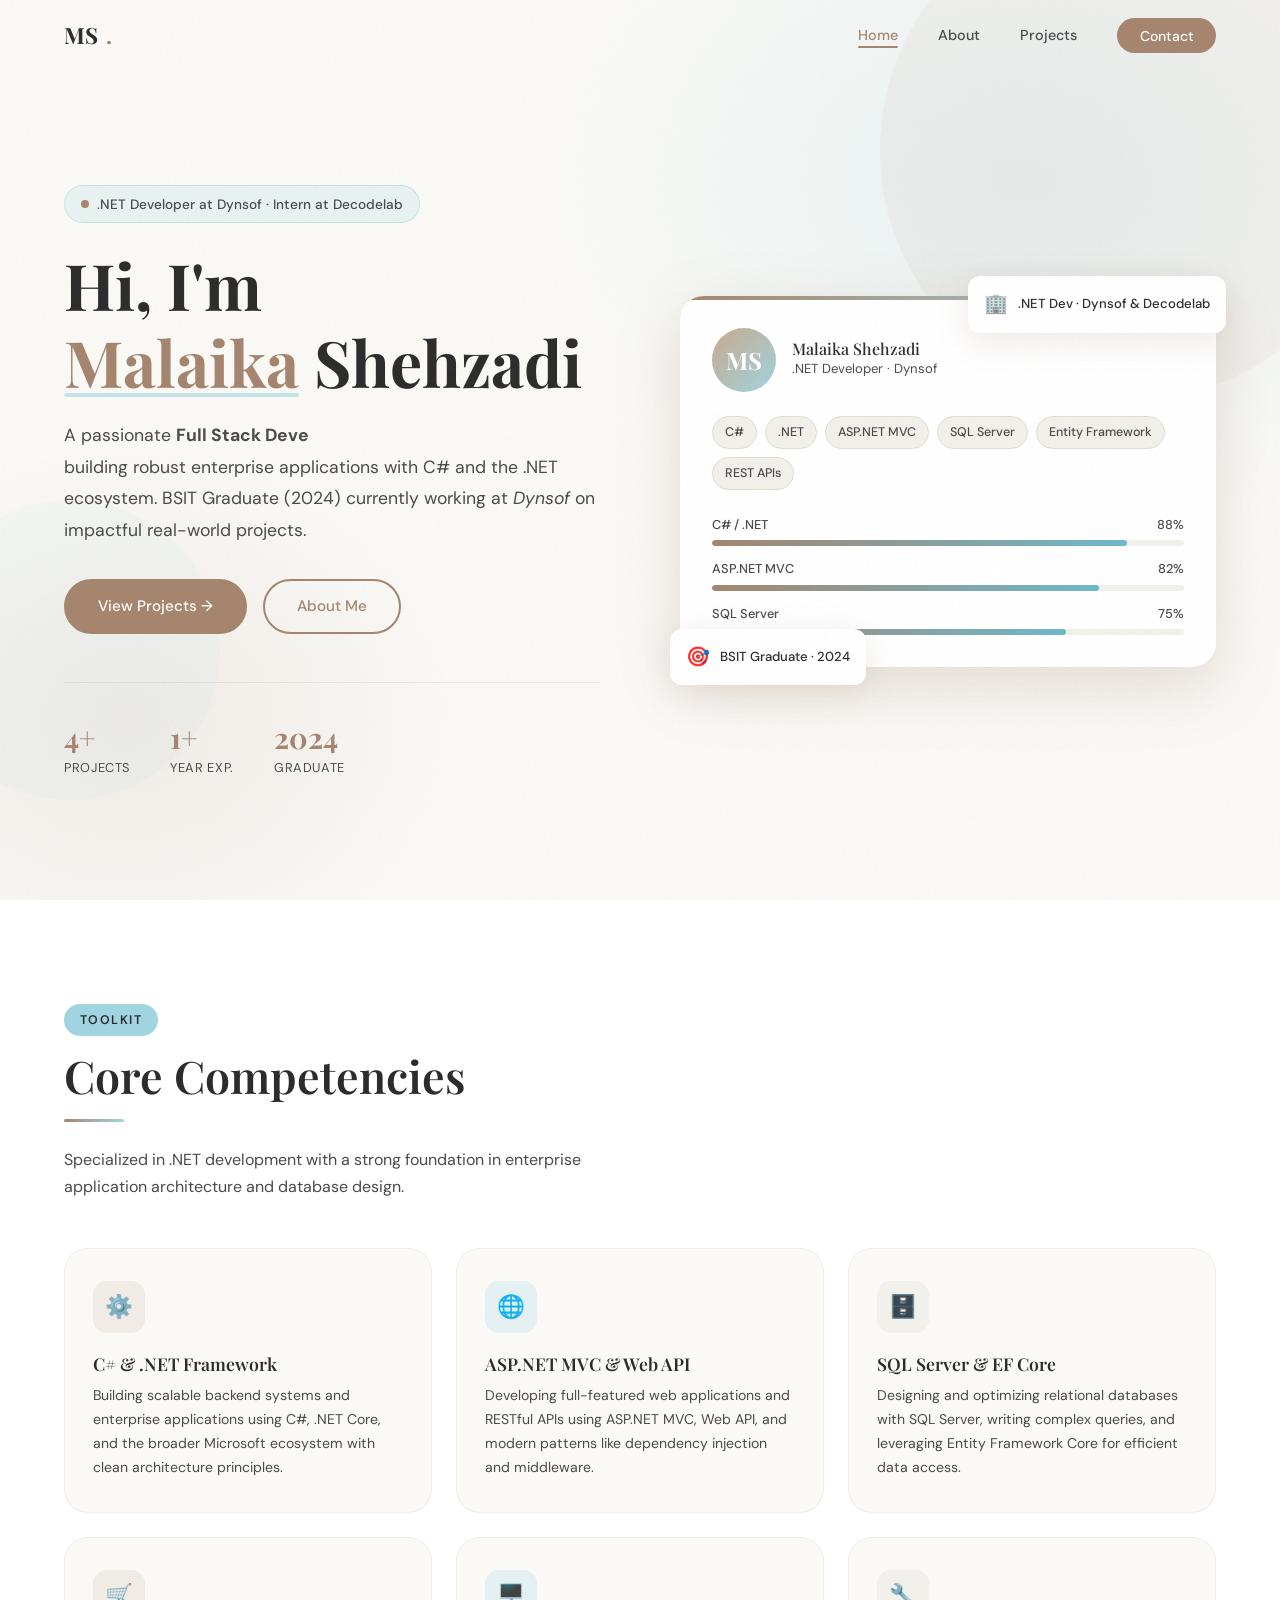
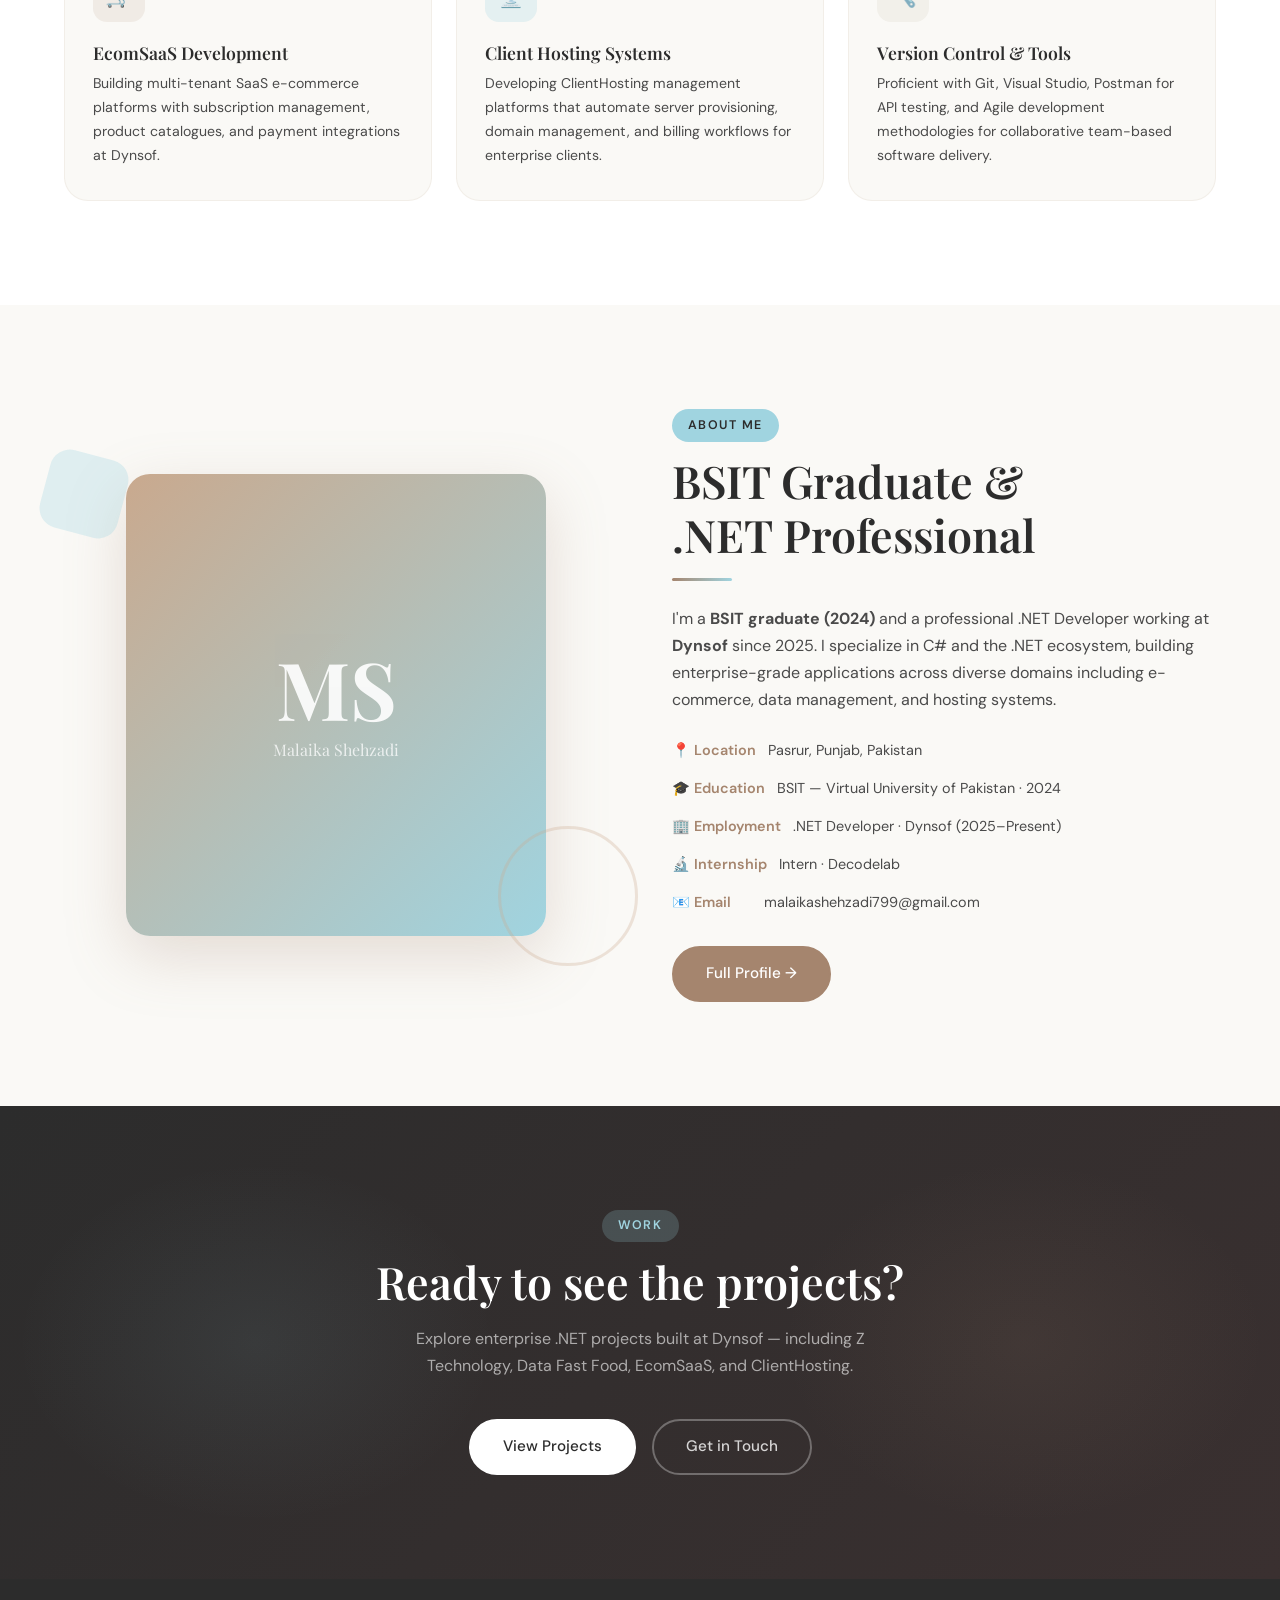
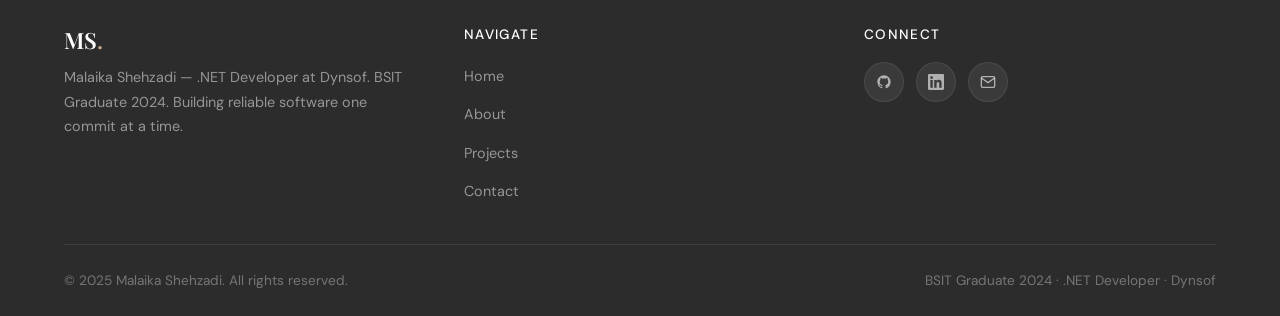
<file: index.html>
<!DOCTYPE html>
<html lang="en">
<head>
  <meta charset="UTF-8" />
  <meta name="viewport" content="width=device-width, initial-scale=1.0" />
  <meta name="description" content="Malaika Shehzadi — .NET Developer & C# Engineer at Dynsof. BSIT Graduate 2024." />
  <meta name="author" content="Malaika Shehzadi" />
  <title>Malaika Shehzadi | .NET Developer</title>
  <link rel="icon" href="data:image/svg+xml,<svg xmlns='http://www.w3.org/2000/svg' viewBox='0 0 100 100'><text y='.9em' font-size='90'>💻</text></svg>" />
  <link rel="stylesheet" href="CSS/style.css" />
  <link rel="stylesheet" href="CSS/home.css" />
  <meta property="og:title" content="Malaika Shehzadi | .NET Developer" />
  <meta property="og:description" content=".NET Developer & C# Engineer at Dynsof. BSIT Graduate 2024." />
  <meta property="og:type" content="website" />
</head>
<body>

  <div class="noise-overlay" aria-hidden="true"></div>

  <!-- NAVBAR -->
  <nav class="navbar" role="navigation" aria-label="Main Navigation">
    <div class="container">
      <a href="index.html" class="nav-logo" aria-label="Malaika Shehzadi Home">MS<span>.</span></a>
      <ul class="nav-menu" id="navMenu" role="list">
        <li><a href="index.html"          class="nav-link active">Home</a></li>
        <li><a href="Pages/about.html"    class="nav-link">About</a></li>
        <li><a href="Pages/projects.html" class="nav-link">Projects</a></li>
        <li><a href="Pages/contact.html"  class="nav-link nav-cta">Contact</a></li>
      </ul>
      <button class="nav-toggle" id="navToggle" aria-label="Toggle navigation" aria-expanded="false">
        <span></span><span></span><span></span>
      </button>
    </div>
  </nav>

  <!-- HERO -->
  <section class="hero" aria-label="Hero Introduction">
    <div class="hero-bg" aria-hidden="true">
      <div class="hero-bg-circle hero-bg-circle-1"></div>
      <div class="hero-bg-circle hero-bg-circle-2"></div>
    </div>

    <div class="container">
      <div class="hero-text">
        <div class="hero-greeting">
          <span class="dot" aria-hidden="true"></span>
          .NET Developer at Dynsof · Intern at Decodelab
        </div>

        <h1 class="hero-title">
          Hi, I'm<br>
          <span class="highlight">Malaika</span> Shehzadi
        </h1>

        <p class="hero-desc">
          A passionate <strong class="typing-effect" aria-label="role">.NET Developer</strong><br>
          building robust enterprise applications with C# and the .NET ecosystem.
          BSIT Graduate (2024) currently working at <em>Dynsof</em> on impactful real-world projects.
        </p>

        <div class="hero-actions">
          <a href="Pages/projects.html" class="btn btn-primary">View Projects →</a>
          <a href="Pages/about.html" class="btn btn-outline">About Me</a>
        </div>

        <div class="hero-stats" aria-label="Quick stats">
          <div class="stat-item">
            <div class="stat-number count-up" data-count="4" data-suffix="+">0</div>
            <div class="stat-label">Projects</div>
          </div>
          <div class="stat-item">
            <div class="stat-number count-up" data-count="1" data-suffix="+">0</div>
            <div class="stat-label">Year Exp.</div>
          </div>
          <div class="stat-item">
            <div class="stat-number count-up" data-count="2024" data-suffix="">0</div>
            <div class="stat-label">Graduate</div>
          </div>
        </div>
      </div>

      <!-- Right: Card -->
      <div class="hero-visual">
        <div class="hero-badge-float badge-intern" aria-hidden="true">
          <span class="icon">🏢</span> .NET Dev · Dynsof &amp; Decodelab
        </div>

        <div class="hero-card-main">
          <div class="hero-avatar-wrap">
            <div class="hero-avatar" aria-label="Malaika Shehzadi avatar">MS</div>
            <div class="hero-avatar-info">
              <h4>Malaika Shehzadi</h4>
              <p>.NET Developer · Dynsof</p>
            </div>
          </div>

          <div class="hero-skill-tags" aria-label="Skills">
            <span class="skill-tag">C#</span>
            <span class="skill-tag">.NET</span>
            <span class="skill-tag">ASP.NET MVC</span>
            <span class="skill-tag">SQL Server</span>
            <span class="skill-tag">Entity Framework</span>
            <span class="skill-tag">REST APIs</span>
          </div>

          <div class="hero-progress-wrap" aria-label="Skill levels">
            <div class="progress-item">
              <div class="progress-label"><span>C# / .NET</span><span>88%</span></div>
              <div class="progress-bar"><div class="progress-fill" data-width="88"></div></div>
            </div>
            <div class="progress-item">
              <div class="progress-label"><span>ASP.NET MVC</span><span>82%</span></div>
              <div class="progress-bar"><div class="progress-fill" data-width="82"></div></div>
            </div>
            <div class="progress-item">
              <div class="progress-label"><span>SQL Server</span><span>75%</span></div>
              <div class="progress-bar"><div class="progress-fill" data-width="75"></div></div>
            </div>
          </div>
        </div>

        <div class="hero-badge-float badge-project" aria-hidden="true">
          <span class="icon">🎯</span> BSIT Graduate · 2024
        </div>
      </div>
    </div>
  </section>

  <!-- SKILLS -->
  <section class="skills-section" id="skills" aria-labelledby="skills-heading">
    <div class="container">
      <div class="reveal">
        <span class="section-tag">Toolkit</span>
        <h2 class="section-heading" id="skills-heading">Core Competencies</h2>
        <div class="divider"></div>
        <p class="section-subtext">
          Specialized in .NET development with a strong foundation in enterprise application architecture and database design.
        </p>
      </div>

      <div class="skills-grid">
        <div class="skill-card reveal delay-1">
          <div class="skill-icon mocha-bg" aria-hidden="true">⚙️</div>
          <h3>C# & .NET Framework</h3>
          <p>Building scalable backend systems and enterprise applications using C#, .NET Core, and the broader Microsoft ecosystem with clean architecture principles.</p>
        </div>
        <div class="skill-card reveal delay-2">
          <div class="skill-icon blue-bg" aria-hidden="true">🌐</div>
          <h3>ASP.NET MVC & Web API</h3>
          <p>Developing full-featured web applications and RESTful APIs using ASP.NET MVC, Web API, and modern patterns like dependency injection and middleware.</p>
        </div>
        <div class="skill-card reveal delay-3">
          <div class="skill-icon grey-bg" aria-hidden="true">🗄️</div>
          <h3>SQL Server & EF Core</h3>
          <p>Designing and optimizing relational databases with SQL Server, writing complex queries, and leveraging Entity Framework Core for efficient data access.</p>
        </div>
        <div class="skill-card reveal delay-1">
          <div class="skill-icon mocha-bg" aria-hidden="true">🛒</div>
          <h3>EcomSaaS Development</h3>
          <p>Building multi-tenant SaaS e-commerce platforms with subscription management, product catalogues, and payment integrations at Dynsof.</p>
        </div>
        <div class="skill-card reveal delay-2">
          <div class="skill-icon blue-bg" aria-hidden="true">🖥️</div>
          <h3>Client Hosting Systems</h3>
          <p>Developing ClientHosting management platforms that automate server provisioning, domain management, and billing workflows for enterprise clients.</p>
        </div>
        <div class="skill-card reveal delay-3">
          <div class="skill-icon grey-bg" aria-hidden="true">🔧</div>
          <h3>Version Control & Tools</h3>
          <p>Proficient with Git, Visual Studio, Postman for API testing, and Agile development methodologies for collaborative team-based software delivery.</p>
        </div>
      </div>
    </div>
  </section>

  <!-- ABOUT PREVIEW -->
  <section class="about-preview" aria-labelledby="about-heading">
    <div class="container">
      <div class="about-image-wrap reveal">
        <div class="about-img-frame">
          <div class="about-img-placeholder">
            <div class="about-img-initials">
              <div class="initials">MS</div>
              <div class="name">Malaika Shehzadi</div>
            </div>
          </div>
        </div>
        <div class="about-decoration" aria-hidden="true"></div>
        <div class="about-decoration-2" aria-hidden="true"></div>
      </div>

      <div class="about-text reveal delay-2">
        <span class="section-tag">About Me</span>
        <h2 id="about-heading">BSIT Graduate &<br>.NET Professional</h2>
        <div class="divider"></div>
        <p>
          I'm a <strong>BSIT graduate (2024)</strong> and a professional .NET Developer working at
          <strong>Dynsof</strong> since 2025. I specialize in C# and the .NET ecosystem, building
          enterprise-grade applications across diverse domains including e-commerce, data management, and hosting systems.
        </p>
        <div class="about-info-list" aria-label="Personal info">
          <div class="info-row">
            <span class="label">📍 Location</span>
            <span class="value">Pasrur, Punjab, Pakistan</span>
          </div>
          <div class="info-row">
            <span class="label">🎓 Education</span>
            <span class="value">BSIT — Virtual University of Pakistan · 2024</span>
          </div>
          <div class="info-row">
            <span class="label">🏢 Employment</span>
            <span class="value">.NET Developer · Dynsof (2025–Present)</span>
          </div>
          <div class="info-row">
            <span class="label">🔬 Internship</span>
            <span class="value">Intern · Decodelab</span>
          </div>
          <div class="info-row">
            <span class="label">📧 Email</span>
            <span class="value">malaikashehzadi799@gmail.com</span>
          </div>
        </div>
        <a href="Pages/about.html" class="btn btn-primary">Full Profile →</a>
      </div>
    </div>
  </section>

  <!-- CTA BANNER -->
  <section class="cta-banner" aria-labelledby="cta-heading">
    <div class="container">
      <div class="cta-inner reveal">
        <span class="section-tag" style="background:rgba(160,212,224,0.2);color:var(--ethereal);">Work</span>
        <h2 id="cta-heading">Ready to see the projects?</h2>
        <p>Explore enterprise .NET projects built at Dynsof — including Z Technology, Data Fast Food, EcomSaaS, and ClientHosting.</p>
        <div class="cta-actions">
          <a href="Pages/projects.html" class="btn btn-light">View Projects</a>
          <a href="Pages/contact.html" class="btn btn-outline" style="color:rgba(255,255,255,0.8);border-color:rgba(255,255,255,0.3);">Get in Touch</a>
        </div>
      </div>
    </div>
  </section>

  <!-- FOOTER -->
  <footer class="footer" role="contentinfo">
    <div class="container">
      <div class="footer-inner">
        <div class="footer-brand">
          <h3>MS<span style="color:var(--mocha-light)">.</span></h3>
          <p>Malaika Shehzadi — .NET Developer at Dynsof. BSIT Graduate 2024. Building reliable software one commit at a time.</p>
        </div>
        <nav class="footer-links" aria-label="Footer Navigation">
          <h4>Navigate</h4>
          <ul>
            <li><a href="index.html">Home</a></li>
            <li><a href="Pages/about.html">About</a></li>
            <li><a href="Pages/projects.html">Projects</a></li>
            <li><a href="Pages/contact.html">Contact</a></li>
          </ul>
        </nav>
        <div class="footer-social">
          <h4>Connect</h4>
          <div class="social-icons">
            <a href="https://github.com/malaika799" target="_blank" rel="noopener noreferrer" class="social-icon" aria-label="GitHub">
              <svg width="16" height="16" viewBox="0 0 24 24" fill="currentColor"><path d="M12 2C6.477 2 2 6.477 2 12c0 4.418 2.865 8.166 6.839 9.489.5.092.682-.217.682-.482 0-.237-.009-.866-.014-1.7-2.782.603-3.369-1.34-3.369-1.34-.454-1.156-1.11-1.462-1.11-1.462-.908-.62.069-.608.069-.608 1.003.07 1.531 1.03 1.531 1.03.892 1.529 2.341 1.087 2.91.832.092-.647.35-1.088.636-1.338-2.22-.253-4.555-1.11-4.555-4.943 0-1.091.39-1.984 1.029-2.683-.103-.253-.446-1.27.098-2.647 0 0 .84-.269 2.75 1.025A9.578 9.578 0 0112 6.836c.85.004 1.705.115 2.504.337 1.909-1.294 2.747-1.025 2.747-1.025.546 1.377.202 2.394.1 2.647.64.699 1.028 1.592 1.028 2.683 0 3.842-2.339 4.687-4.566 4.935.359.309.678.919.678 1.852 0 1.336-.012 2.415-.012 2.743 0 .267.18.578.688.48C19.138 20.163 22 16.418 22 12c0-5.523-4.477-10-10-10z"/></svg>
            </a>
            <a href="https://www.linkedin.com/in/malaika-shehzadi/" target="_blank" rel="noopener noreferrer" class="social-icon" aria-label="LinkedIn">
              <svg width="16" height="16" viewBox="0 0 24 24" fill="currentColor"><path d="M20.447 20.452h-3.554v-5.569c0-1.328-.027-3.037-1.852-3.037-1.853 0-2.136 1.445-2.136 2.939v5.667H9.351V9h3.414v1.561h.046c.477-.9 1.637-1.85 3.37-1.85 3.601 0 4.267 2.37 4.267 5.455v6.286zM5.337 7.433a2.062 2.062 0 01-2.063-2.065 2.064 2.064 0 112.063 2.065zm1.782 13.019H3.555V9h3.564v11.452zM22.225 0H1.771C.792 0 0 .774 0 1.729v20.542C0 23.227.792 24 1.771 24h20.451C23.2 24 24 23.227 24 22.271V1.729C24 .774 23.2 0 22.222 0h.003z"/></svg>
            </a>
            <a href="mailto:malaikashehzadi799@gmail.com" class="social-icon" aria-label="Email">
              <svg width="16" height="16" viewBox="0 0 24 24" fill="none" stroke="currentColor" stroke-width="2"><path d="M4 4h16c1.1 0 2 .9 2 2v12c0 1.1-.9 2-2 2H4c-1.1 0-2-.9-2-2V6c0-1.1.9-2 2-2z"/><polyline points="22,6 12,13 2,6"/></svg>
            </a>
          </div>
        </div>
      </div>
      <div class="footer-bottom">
        <p>© 2025 Malaika Shehzadi. All rights reserved.</p>
        <p>BSIT Graduate 2024 · .NET Developer · Dynsof</p>
      </div>
    </div>
  </footer>

  <script src="JS/main.js"></script>
</body>
</html>
</file>
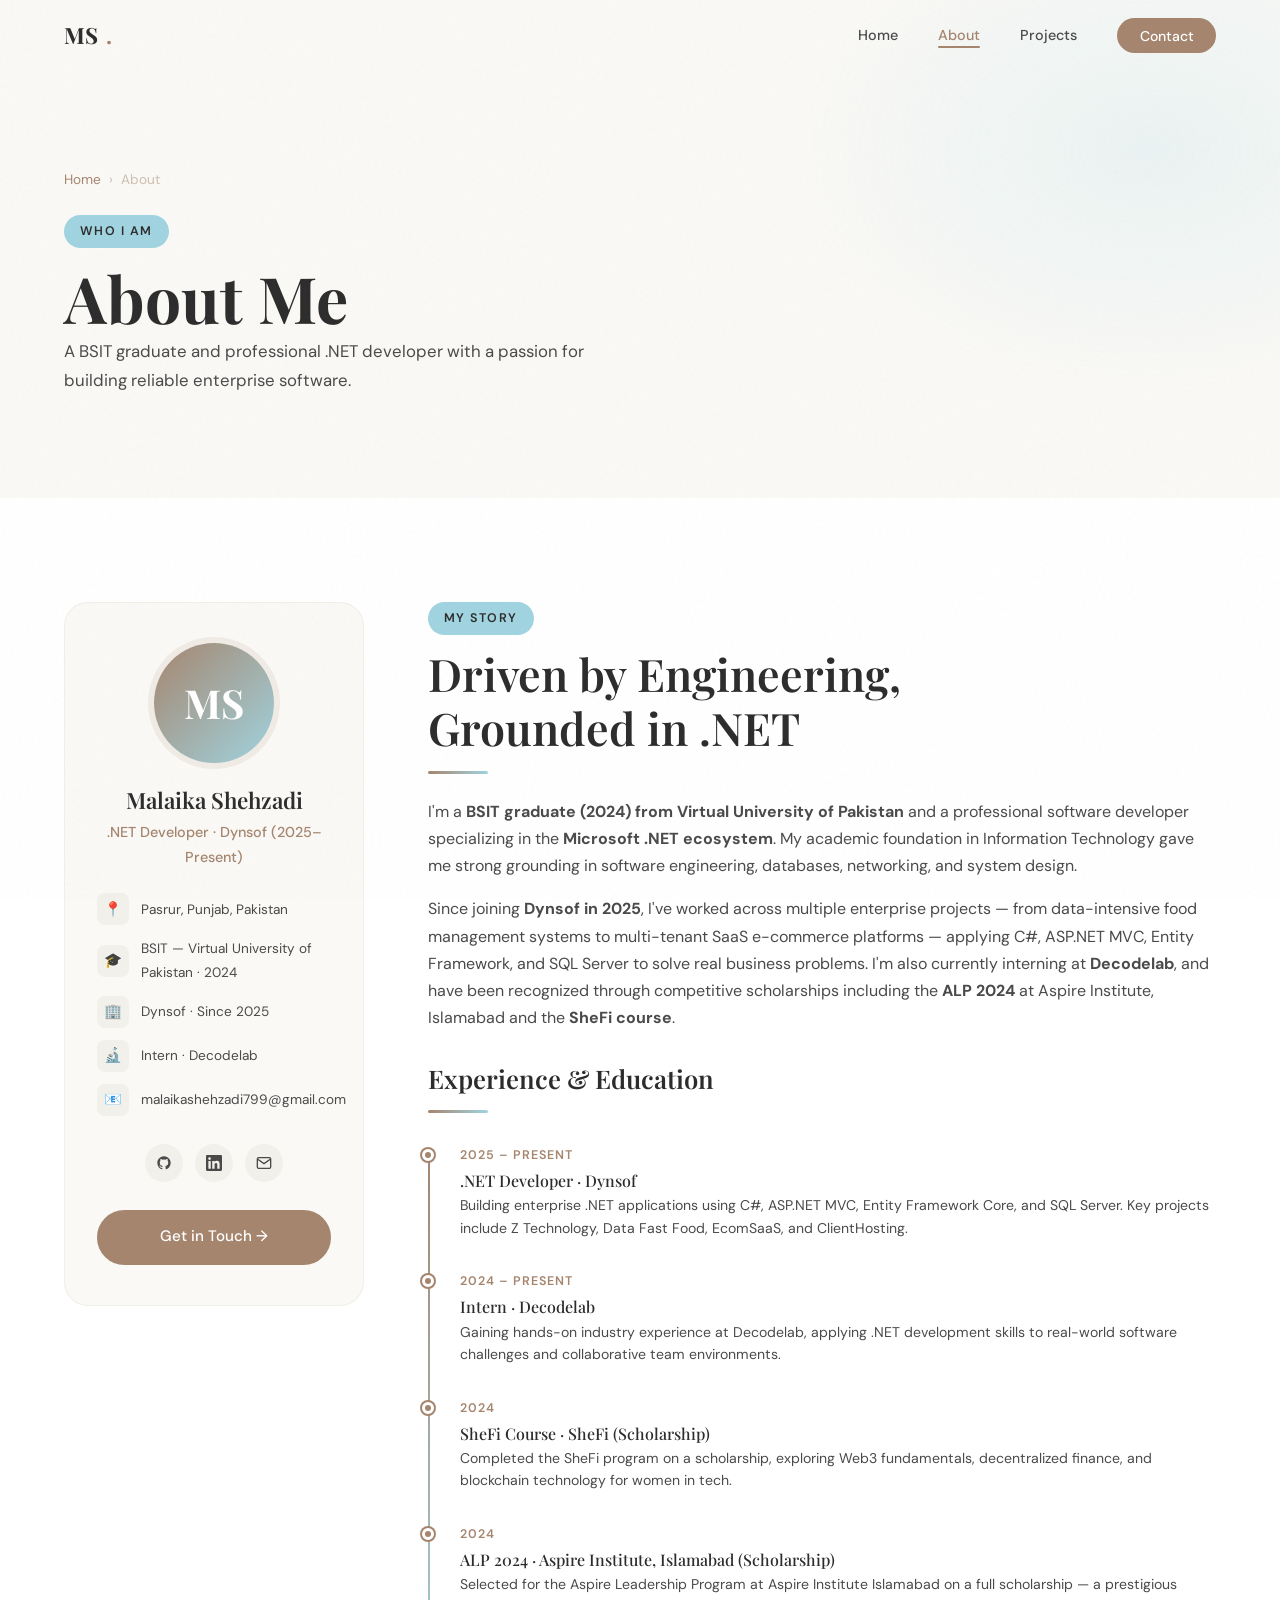
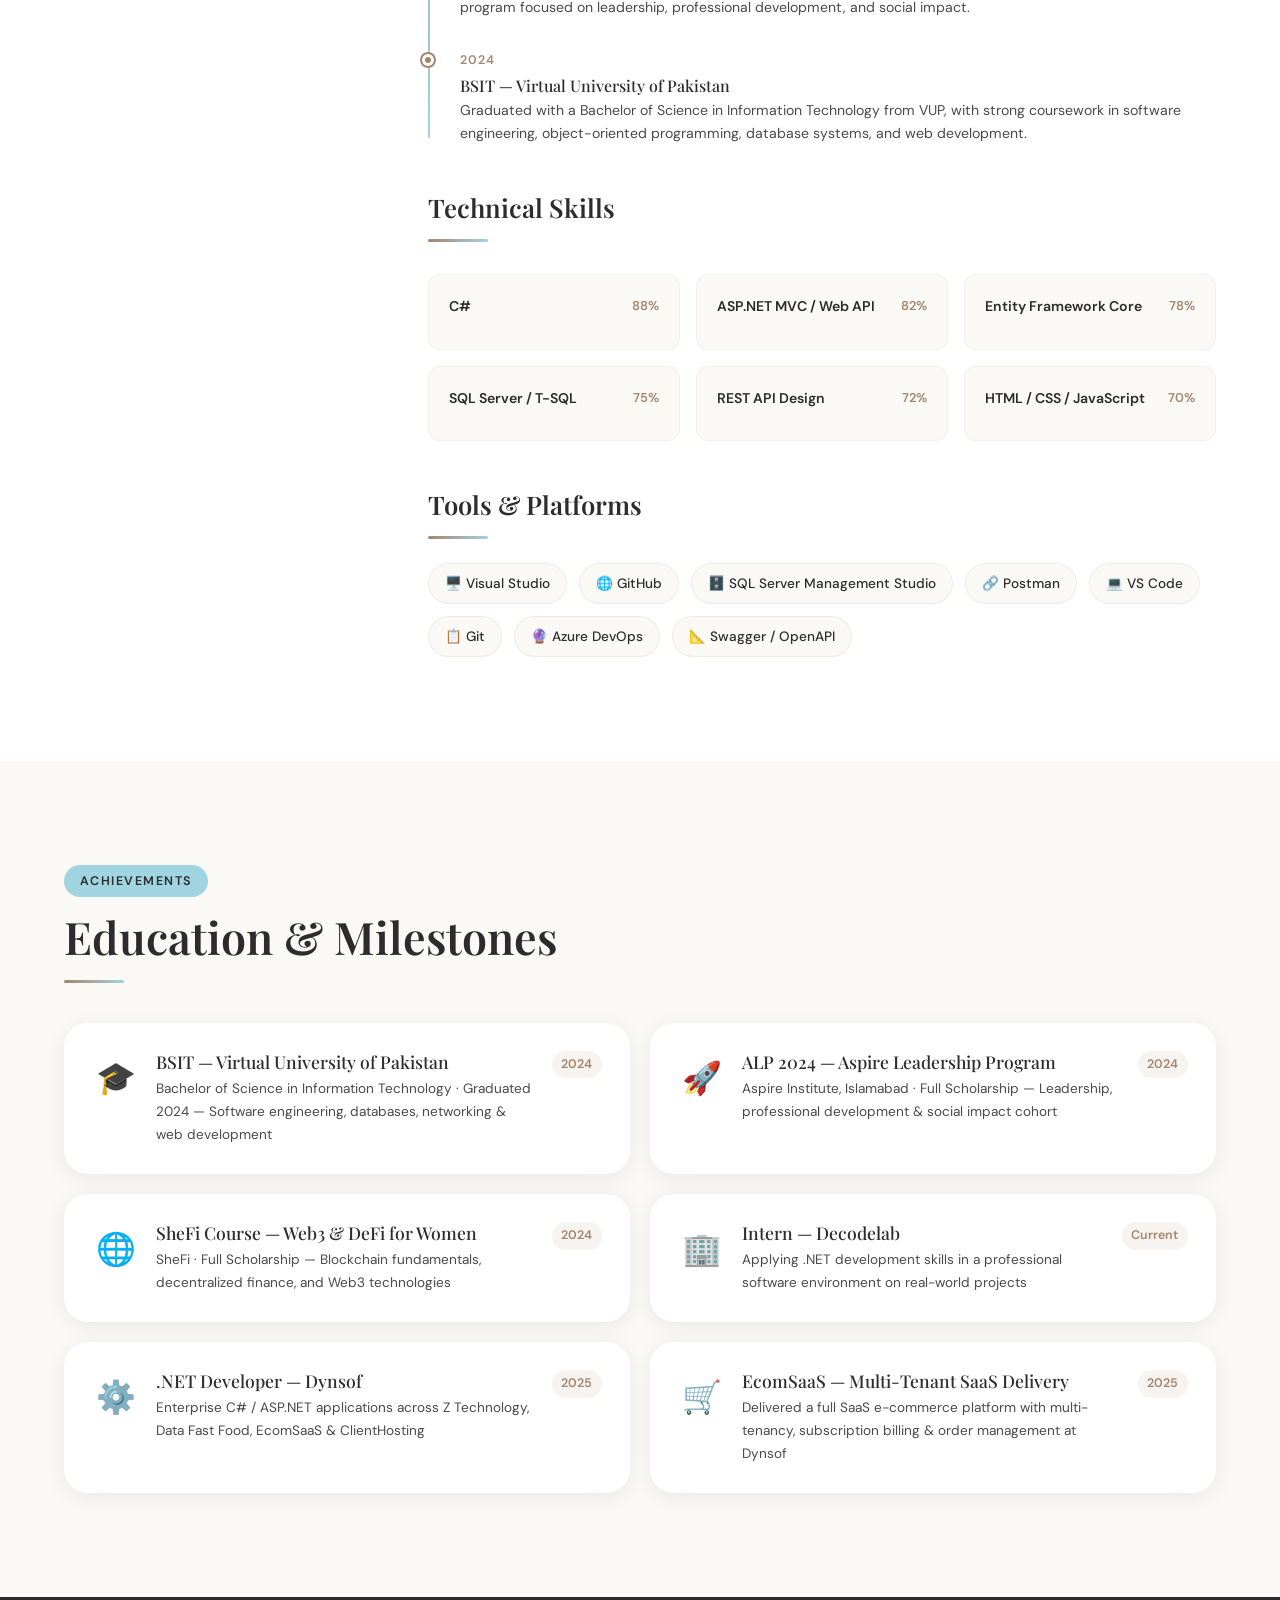
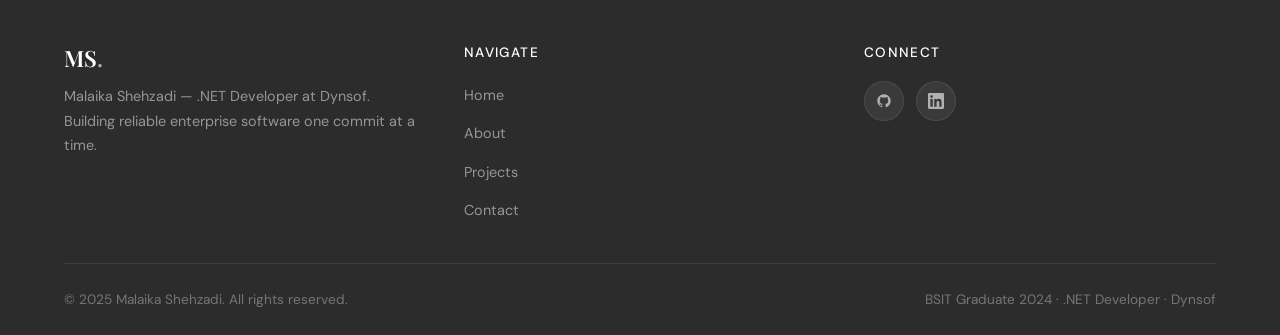
<file: Pages/about.html>
<!DOCTYPE html>
<html lang="en">
<head>
  <meta charset="UTF-8" />
  <meta name="viewport" content="width=device-width, initial-scale=1.0" />
  <meta name="description" content="About Malaika Shehzadi — BSIT Graduate 2024, .NET Developer at Dynsof" />
  <title>About | Malaika Shehzadi</title>
  <link rel="icon" href="data:image/svg+xml,<svg xmlns='http://www.w3.org/2000/svg' viewBox='0 0 100 100'><text y='.9em' font-size='90'>💻</text></svg>" />
  <link rel="stylesheet" href="../CSS/style.css" />
  <link rel="stylesheet" href="../CSS/about.css" />
</head>
<body>

  <div class="noise-overlay" aria-hidden="true"></div>

  <!-- NAVBAR -->
  <nav class="navbar" role="navigation" aria-label="Main Navigation">
    <div class="container">
      <a href="../index.html" class="nav-logo">MS<span>.</span></a>
      <ul class="nav-menu" id="navMenu" role="list">
        <li><a href="../index.html" class="nav-link">Home</a></li>
        <li><a href="about.html"   class="nav-link active">About</a></li>
        <li><a href="projects.html" class="nav-link">Projects</a></li>
        <li><a href="contact.html"  class="nav-link nav-cta">Contact</a></li>
      </ul>
      <button class="nav-toggle" id="navToggle" aria-label="Toggle navigation">
        <span></span><span></span><span></span>
      </button>
    </div>
  </nav>

  <!-- PAGE HERO -->
  <section class="page-hero" aria-labelledby="page-title">
    <div class="container">
      <div class="page-hero-content">
        <nav class="breadcrumb" aria-label="Breadcrumb">
          <a href="../index.html">Home</a>
          <span aria-hidden="true">›</span>
          <span aria-current="page">About</span>
        </nav>
        <span class="section-tag animate-fade-up">Who I Am</span>
        <h1 class="animate-fade-up delay-1" id="page-title">About Me</h1>
        <p class="animate-fade-up delay-2" style="max-width:520px;font-size:1.05rem;">
          A BSIT graduate and professional .NET developer with a passion for building reliable enterprise software.
        </p>
      </div>
    </div>
  </section>

  <!-- ABOUT MAIN -->
  <section class="about-main" aria-label="About Details">
    <div class="container">
      <div class="about-grid">

        <!-- Profile Card -->
        <aside class="profile-card reveal" aria-label="Profile summary">
          <div class="profile-avatar-lg" aria-label="Malaika Shehzadi initials">MS</div>
          <h3>Malaika Shehzadi</h3>
          <p class="role">.NET Developer · Dynsof (2025–Present)</p>

          <div class="profile-contact-list" aria-label="Contact details">
            <div class="contact-row">
              <div class="icon" aria-hidden="true">📍</div>
              <span>Pasrur, Punjab, Pakistan</span>
            </div>
            <div class="contact-row">
              <div class="icon" aria-hidden="true">🎓</div>
              <span>BSIT — Virtual University of Pakistan · 2024</span>
            </div>
            <div class="contact-row">
              <div class="icon" aria-hidden="true">🏢</div>
              <span>Dynsof · Since 2025</span>
            </div>
            <div class="contact-row">
              <div class="icon" aria-hidden="true">🔬</div>
              <span>Intern · Decodelab</span>
            </div>
            <div class="contact-row">
              <div class="icon" aria-hidden="true">📧</div>
              <a href="mailto:malaikashehzadi799@gmail.com">malaikashehzadi799@gmail.com</a>
            </div>
          </div>

          <div class="profile-socials" aria-label="Social media links">
            <a href="https://github.com/malaika799" target="_blank" rel="noopener noreferrer" class="profile-social-btn" aria-label="GitHub Profile">
              <svg width="16" height="16" viewBox="0 0 24 24" fill="currentColor"><path d="M12 2C6.477 2 2 6.477 2 12c0 4.418 2.865 8.166 6.839 9.489.5.092.682-.217.682-.482 0-.237-.009-.866-.014-1.7-2.782.603-3.369-1.34-3.369-1.34-.454-1.156-1.11-1.462-1.11-1.462-.908-.62.069-.608.069-.608 1.003.07 1.531 1.03 1.531 1.03.892 1.529 2.341 1.087 2.91.832.092-.647.35-1.088.636-1.338-2.22-.253-4.555-1.11-4.555-4.943 0-1.091.39-1.984 1.029-2.683-.103-.253-.446-1.27.098-2.647 0 0 .84-.269 2.75 1.025A9.578 9.578 0 0112 6.836c.85.004 1.705.115 2.504.337 1.909-1.294 2.747-1.025 2.747-1.025.546 1.377.202 2.394.1 2.647.64.699 1.028 1.592 1.028 2.683 0 3.842-2.339 4.687-4.566 4.935.359.309.678.919.678 1.852 0 1.336-.012 2.415-.012 2.743 0 .267.18.578.688.48C19.138 20.163 22 16.418 22 12c0-5.523-4.477-10-10-10z"/></svg>
            </a>
            <a href="https://www.linkedin.com/in/malaika-shehzadi/" target="_blank" rel="noopener noreferrer" class="profile-social-btn" aria-label="LinkedIn Profile">
              <svg width="16" height="16" viewBox="0 0 24 24" fill="currentColor"><path d="M20.447 20.452h-3.554v-5.569c0-1.328-.027-3.037-1.852-3.037-1.853 0-2.136 1.445-2.136 2.939v5.667H9.351V9h3.414v1.561h.046c.477-.9 1.637-1.85 3.37-1.85 3.601 0 4.267 2.37 4.267 5.455v6.286zM5.337 7.433a2.062 2.062 0 01-2.063-2.065 2.064 2.064 0 112.063 2.065zm1.782 13.019H3.555V9h3.564v11.452zM22.225 0H1.771C.792 0 0 .774 0 1.729v20.542C0 23.227.792 24 1.771 24h20.451C23.2 24 24 23.227 24 22.271V1.729C24 .774 23.2 0 22.222 0h.003z"/></svg>
            </a>
            <a href="mailto:malaikashehzadi799@gmail.com" class="profile-social-btn" aria-label="Email">
              <svg width="16" height="16" viewBox="0 0 24 24" fill="none" stroke="currentColor" stroke-width="2"><path d="M4 4h16c1.1 0 2 .9 2 2v12c0 1.1-.9 2-2 2H4c-1.1 0-2-.9-2-2V6c0-1.1.9-2 2-2z"/><polyline points="22,6 12,13 2,6"/></svg>
            </a>
          </div>

          <a href="contact.html" class="btn btn-primary" style="width:100%;justify-content:center;">
            Get in Touch →
          </a>
        </aside>

        <!-- Main Content -->
        <main class="about-content" id="main-content">
          <div class="reveal">
            <span class="section-tag">My Story</span>
            <h2>Driven by Engineering,<br>Grounded in .NET</h2>
            <div class="divider"></div>
            <p style="margin-bottom:1rem;">
              I'm a <strong>BSIT graduate (2024) from Virtual University of Pakistan</strong> and a professional software developer specializing in the
              <strong>Microsoft .NET ecosystem</strong>. My academic foundation in Information Technology gave me
              strong grounding in software engineering, databases, networking, and system design.
            </p>
            <p style="margin-bottom:1.5rem;">
              Since joining <strong>Dynsof in 2025</strong>, I've worked across multiple enterprise projects —
              from data-intensive food management systems to multi-tenant SaaS e-commerce platforms — applying
              C#, ASP.NET MVC, Entity Framework, and SQL Server to solve real business problems. I'm also currently
              interning at <strong>Decodelab</strong>, and have been recognized through competitive scholarships including
              the <strong>ALP 2024</strong> at Aspire Institute, Islamabad and the <strong>SheFi course</strong>.
            </p>
          </div>

          <!-- Experience Timeline -->
          <div class="reveal delay-1">
            <h3 style="margin-top:2rem;margin-bottom:0.5rem;">Experience & Education</h3>
            <div class="divider"></div>
            <div class="education-timeline" aria-label="Experience and education history">
              <div class="timeline-item">
                <div class="timeline-dot" aria-hidden="true"></div>
                <div class="timeline-year">2025 – Present</div>
                <h4>.NET Developer · Dynsof</h4>
                <p>Building enterprise .NET applications using C#, ASP.NET MVC, Entity Framework Core, and SQL Server. Key projects include Z Technology, Data Fast Food, EcomSaaS, and ClientHosting.</p>
              </div>
              <div class="timeline-item">
                <div class="timeline-dot" aria-hidden="true"></div>
                <div class="timeline-year">2024 – Present</div>
                <h4>Intern · Decodelab</h4>
                <p>Gaining hands-on industry experience at Decodelab, applying .NET development skills to real-world software challenges and collaborative team environments.</p>
              </div>
              <div class="timeline-item">
                <div class="timeline-dot" aria-hidden="true"></div>
                <div class="timeline-year">2024</div>
                <h4>SheFi Course · SheFi (Scholarship)</h4>
                <p>Completed the SheFi program on a scholarship, exploring Web3 fundamentals, decentralized finance, and blockchain technology for women in tech.</p>
              </div>
              <div class="timeline-item">
                <div class="timeline-dot" aria-hidden="true"></div>
                <div class="timeline-year">2024</div>
                <h4>ALP 2024 · Aspire Institute, Islamabad (Scholarship)</h4>
                <p>Selected for the Aspire Leadership Program at Aspire Institute Islamabad on a full scholarship — a prestigious program focused on leadership, professional development, and social impact.</p>
              </div>
              <div class="timeline-item">
                <div class="timeline-dot" aria-hidden="true"></div>
                <div class="timeline-year">2024</div>
                <h4>BSIT — Virtual University of Pakistan</h4>
                <p>Graduated with a Bachelor of Science in Information Technology from VUP, with strong coursework in software engineering, object-oriented programming, database systems, and web development.</p>
              </div>
            </div>
          </div>

          <!-- Skills -->
          <div class="reveal delay-2">
            <h3 style="margin-top:1rem;margin-bottom:0.5rem;">Technical Skills</h3>
            <div class="divider"></div>
            <div class="skills-detail-grid" aria-label="Technical skill levels">
              <div class="skill-detail-item">
                <div class="skill-name">C# <span class="skill-pct">88%</span></div>
                <div class="progress-bar"><div class="progress-fill" data-width="88"></div></div>
              </div>
              <div class="skill-detail-item">
                <div class="skill-name">ASP.NET MVC / Web API <span class="skill-pct">82%</span></div>
                <div class="progress-bar"><div class="progress-fill" data-width="82"></div></div>
              </div>
              <div class="skill-detail-item">
                <div class="skill-name">Entity Framework Core <span class="skill-pct">78%</span></div>
                <div class="progress-bar"><div class="progress-fill" data-width="78"></div></div>
              </div>
              <div class="skill-detail-item">
                <div class="skill-name">SQL Server / T-SQL <span class="skill-pct">75%</span></div>
                <div class="progress-bar"><div class="progress-fill" data-width="75"></div></div>
              </div>
              <div class="skill-detail-item">
                <div class="skill-name">REST API Design <span class="skill-pct">72%</span></div>
                <div class="progress-bar"><div class="progress-fill" data-width="72"></div></div>
              </div>
              <div class="skill-detail-item">
                <div class="skill-name">HTML / CSS / JavaScript <span class="skill-pct">70%</span></div>
                <div class="progress-bar"><div class="progress-fill" data-width="70"></div></div>
              </div>
            </div>
          </div>

          <!-- Tools -->
          <div class="reveal delay-3" style="margin-top:2rem;">
            <h3>Tools & Platforms</h3>
            <div class="divider"></div>
            <div class="tools-grid" aria-label="Tools I use">
              <span class="tool-pill">🖥️ Visual Studio</span>
              <span class="tool-pill">🌐 GitHub</span>
              <span class="tool-pill">🗄️ SQL Server Management Studio</span>
              <span class="tool-pill">🔗 Postman</span>
              <span class="tool-pill">💻 VS Code</span>
              <span class="tool-pill">📋 Git</span>
              <span class="tool-pill">🔮 Azure DevOps</span>
              <span class="tool-pill">📐 Swagger / OpenAPI</span>
            </div>
          </div>
        </main>
      </div>
    </div>
  </section>

  <!-- CERTIFICATIONS -->
  <section class="certs-section" aria-labelledby="certs-heading">
    <div class="container">
      <div class="reveal">
        <span class="section-tag">Achievements</span>
        <h2 id="certs-heading">Education & Milestones</h2>
        <div class="divider"></div>
      </div>
      <div class="certs-grid">
        <div class="cert-card reveal delay-1">
          <div class="cert-icon" aria-hidden="true">🎓</div>
          <div class="cert-info">
            <h4>BSIT — Virtual University of Pakistan</h4>
            <p>Bachelor of Science in Information Technology · Graduated 2024 — Software engineering, databases, networking & web development</p>
          </div>
          <div class="cert-year">2024</div>
        </div>
        <div class="cert-card reveal delay-2">
          <div class="cert-icon" aria-hidden="true">🚀</div>
          <div class="cert-info">
            <h4>ALP 2024 — Aspire Leadership Program</h4>
            <p>Aspire Institute, Islamabad · Full Scholarship — Leadership, professional development & social impact cohort</p>
          </div>
          <div class="cert-year">2024</div>
        </div>
        <div class="cert-card reveal delay-3">
          <div class="cert-icon" aria-hidden="true">🌐</div>
          <div class="cert-info">
            <h4>SheFi Course — Web3 & DeFi for Women</h4>
            <p>SheFi · Full Scholarship — Blockchain fundamentals, decentralized finance, and Web3 technologies</p>
          </div>
          <div class="cert-year">2024</div>
        </div>
        <div class="cert-card reveal delay-1">
          <div class="cert-icon" aria-hidden="true">🏢</div>
          <div class="cert-info">
            <h4>Intern — Decodelab</h4>
            <p>Applying .NET development skills in a professional software environment on real-world projects</p>
          </div>
          <div class="cert-year">Current</div>
        </div>
        <div class="cert-card reveal delay-2">
          <div class="cert-icon" aria-hidden="true">⚙️</div>
          <div class="cert-info">
            <h4>.NET Developer — Dynsof</h4>
            <p>Enterprise C# / ASP.NET applications across Z Technology, Data Fast Food, EcomSaaS & ClientHosting</p>
          </div>
          <div class="cert-year">2025</div>
        </div>
        <div class="cert-card reveal delay-3">
          <div class="cert-icon" aria-hidden="true">🛒</div>
          <div class="cert-info">
            <h4>EcomSaaS — Multi-Tenant SaaS Delivery</h4>
            <p>Delivered a full SaaS e-commerce platform with multi-tenancy, subscription billing & order management at Dynsof</p>
          </div>
          <div class="cert-year">2025</div>
        </div>
      </div>
    </div>
  </section>

  <!-- FOOTER -->
  <footer class="footer" role="contentinfo">
    <div class="container">
      <div class="footer-inner">
        <div class="footer-brand">
          <h3>MS<span style="color:var(--mocha-light)">.</span></h3>
          <p>Malaika Shehzadi — .NET Developer at Dynsof. Building reliable enterprise software one commit at a time.</p>
        </div>
        <nav class="footer-links" aria-label="Footer Navigation">
          <h4>Navigate</h4>
          <ul>
            <li><a href="../index.html">Home</a></li>
            <li><a href="about.html">About</a></li>
            <li><a href="projects.html">Projects</a></li>
            <li><a href="contact.html">Contact</a></li>
          </ul>
        </nav>
        <div class="footer-social">
          <h4>Connect</h4>
          <div class="social-icons">
            <a href="https://github.com/malaika799" target="_blank" rel="noopener noreferrer" class="social-icon" aria-label="GitHub">
              <svg width="16" height="16" viewBox="0 0 24 24" fill="currentColor"><path d="M12 2C6.477 2 2 6.477 2 12c0 4.418 2.865 8.166 6.839 9.489.5.092.682-.217.682-.482 0-.237-.009-.866-.014-1.7-2.782.603-3.369-1.34-3.369-1.34-.454-1.156-1.11-1.462-1.11-1.462-.908-.62.069-.608.069-.608 1.003.07 1.531 1.03 1.531 1.03.892 1.529 2.341 1.087 2.91.832.092-.647.35-1.088.636-1.338-2.22-.253-4.555-1.11-4.555-4.943 0-1.091.39-1.984 1.029-2.683-.103-.253-.446-1.27.098-2.647 0 0 .84-.269 2.75 1.025A9.578 9.578 0 0112 6.836c.85.004 1.705.115 2.504.337 1.909-1.294 2.747-1.025 2.747-1.025.546 1.377.202 2.394.1 2.647.64.699 1.028 1.592 1.028 2.683 0 3.842-2.339 4.687-4.566 4.935.359.309.678.919.678 1.852 0 1.336-.012 2.415-.012 2.743 0 .267.18.578.688.48C19.138 20.163 22 16.418 22 12c0-5.523-4.477-10-10-10z"/></svg>
            </a>
            <a href="https://www.linkedin.com/in/malaika-shehzadi/" target="_blank" rel="noopener noreferrer" class="social-icon" aria-label="LinkedIn">
              <svg width="16" height="16" viewBox="0 0 24 24" fill="currentColor"><path d="M20.447 20.452h-3.554v-5.569c0-1.328-.027-3.037-1.852-3.037-1.853 0-2.136 1.445-2.136 2.939v5.667H9.351V9h3.414v1.561h.046c.477-.9 1.637-1.85 3.37-1.85 3.601 0 4.267 2.37 4.267 5.455v6.286zM5.337 7.433a2.062 2.062 0 01-2.063-2.065 2.064 2.064 0 112.063 2.065zm1.782 13.019H3.555V9h3.564v11.452zM22.225 0H1.771C.792 0 0 .774 0 1.729v20.542C0 23.227.792 24 1.771 24h20.451C23.2 24 24 23.227 24 22.271V1.729C24 .774 23.2 0 22.222 0h.003z"/></svg>
            </a>
          </div>
        </div>
      </div>
      <div class="footer-bottom">
        <p>© 2025 Malaika Shehzadi. All rights reserved.</p>
        <p>BSIT Graduate 2024 · .NET Developer · Dynsof</p>
      </div>
    </div>
  </footer>

  <script src="../JS/main.js"></script>
</body>
</html>
</file>
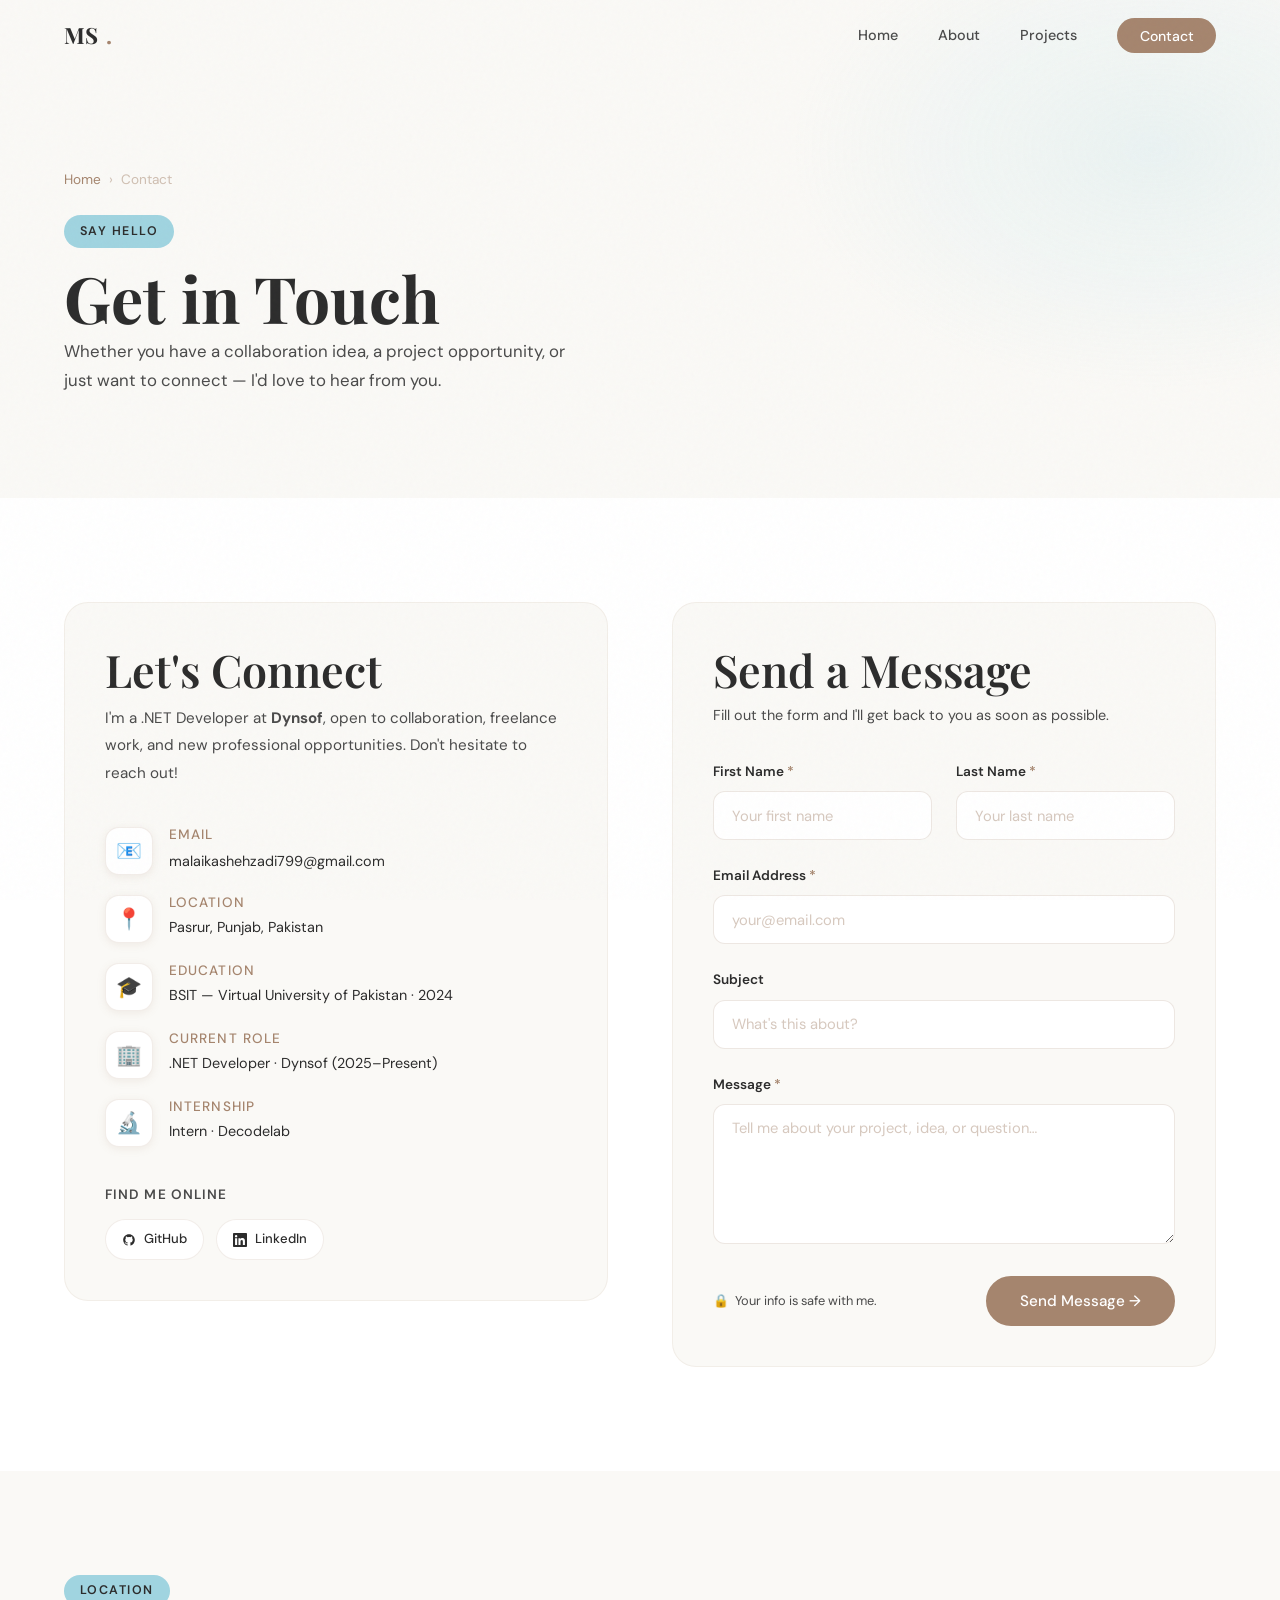
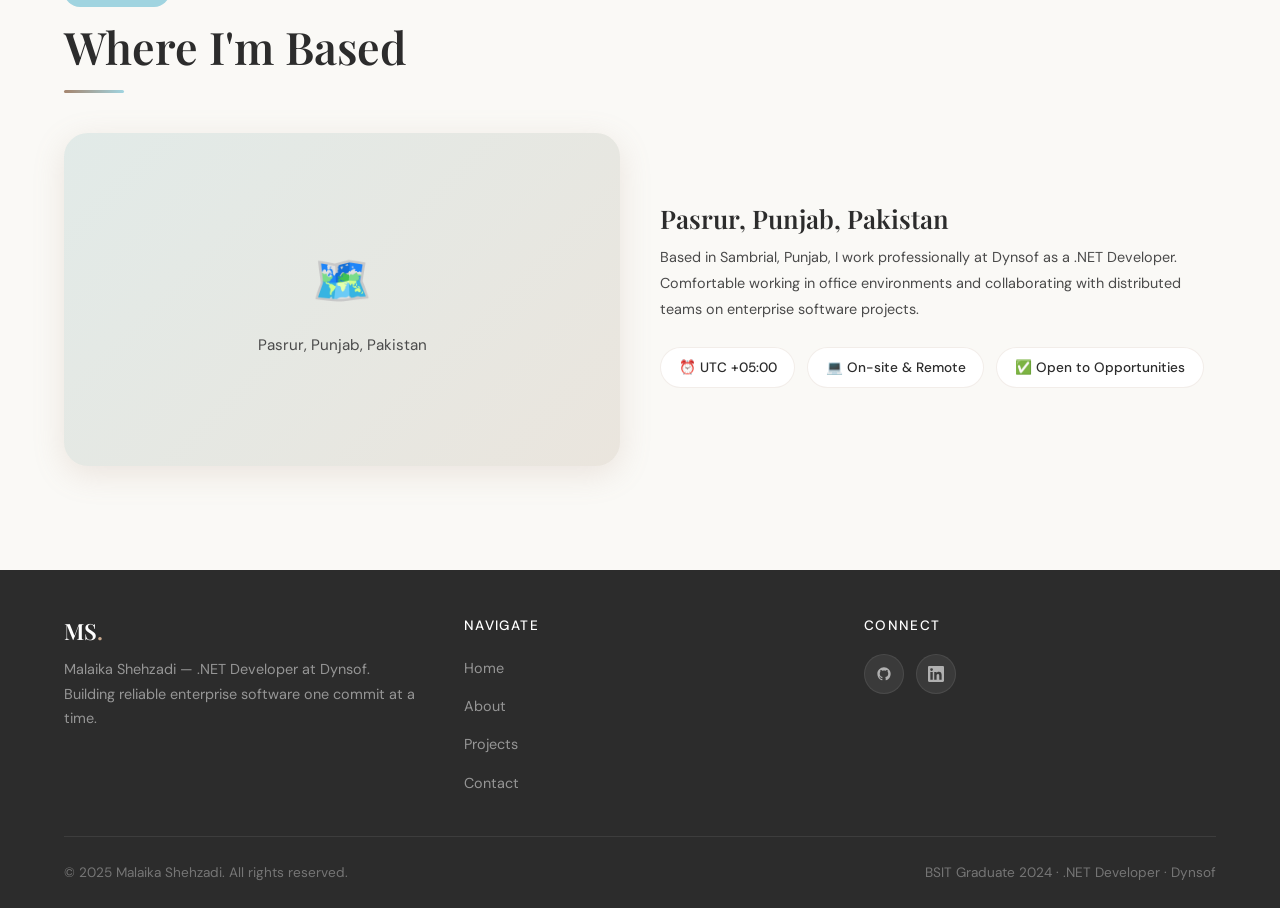
<file: Pages/contact.html>
<!DOCTYPE html>
<html lang="en">
<head>
  <meta charset="UTF-8" />
  <meta name="viewport" content="width=device-width, initial-scale=1.0" />
  <meta name="description" content="Contact Malaika Shehzadi — .NET Developer at Dynsof. Reach out via email, GitHub, or LinkedIn." />
  <title>Contact | Malaika Shehzadi</title>
  <link rel="icon" href="data:image/svg+xml,<svg xmlns='http://www.w3.org/2000/svg' viewBox='0 0 100 100'><text y='.9em' font-size='90'>💻</text></svg>" />
  <link rel="stylesheet" href="../CSS/style.css" />
  <link rel="stylesheet" href="../CSS/contact.css" />
</head>
<body>

  <div class="noise-overlay" aria-hidden="true"></div>

  <!-- NAVBAR -->
  <nav class="navbar" role="navigation" aria-label="Main Navigation">
    <div class="container">
      <a href="../index.html" class="nav-logo">MS<span>.</span></a>
      <ul class="nav-menu" id="navMenu" role="list">
        <li><a href="../index.html" class="nav-link">Home</a></li>
        <li><a href="about.html"    class="nav-link">About</a></li>
        <li><a href="projects.html" class="nav-link">Projects</a></li>
        <li><a href="contact.html"  class="nav-link active nav-cta">Contact</a></li>
      </ul>
      <button class="nav-toggle" id="navToggle" aria-label="Toggle navigation">
        <span></span><span></span><span></span>
      </button>
    </div>
  </nav>

  <!-- PAGE HERO -->
  <section class="page-hero" aria-labelledby="page-title">
    <div class="container">
      <div class="page-hero-content">
        <nav class="breadcrumb" aria-label="Breadcrumb">
          <a href="../index.html">Home</a>
          <span aria-hidden="true">›</span>
          <span aria-current="page">Contact</span>
        </nav>
        <span class="section-tag animate-fade-up">Say Hello</span>
        <h1 class="animate-fade-up delay-1" id="page-title">Get in Touch</h1>
        <p class="animate-fade-up delay-2" style="max-width:520px;font-size:1.05rem;">
          Whether you have a collaboration idea, a project opportunity, or just want to connect — I'd love to hear from you.
        </p>
      </div>
    </div>
  </section>

  <!-- CONTACT SECTION -->
  <section class="contact-section" aria-label="Contact information and form">
    <div class="container">
      <div class="contact-grid">

        <!-- Contact Info -->
        <aside class="contact-info-card reveal">
          <h2>Let's Connect</h2>
          <p>
            I'm a .NET Developer at <strong>Dynsof</strong>, open to collaboration, 
            freelance work, and new professional opportunities.
            Don't hesitate to reach out!
          </p>

          <div class="contact-methods" aria-label="Contact methods">
            <div class="contact-method">
              <div class="method-icon" aria-hidden="true">📧</div>
              <div class="method-details">
                <h4>Email</h4>
                <a href="mailto:malaikashehzadi799@gmail.com">malaikashehzadi799@gmail.com</a>
              </div>
            </div>
            <div class="contact-method">
              <div class="method-icon" aria-hidden="true">📍</div>
              <div class="method-details">
                <h4>Location</h4>
                <p>Pasrur, Punjab, Pakistan</p>
              </div>
            </div>
            <div class="contact-method">
              <div class="method-icon" aria-hidden="true">🎓</div>
              <div class="method-details">
                <h4>Education</h4>
                <p>BSIT — Virtual University of Pakistan · 2024</p>
              </div>
            </div>
            <div class="contact-method">
              <div class="method-icon" aria-hidden="true">🏢</div>
              <div class="method-details">
                <h4>Current Role</h4>
                <p>.NET Developer · Dynsof (2025–Present)</p>
              </div>
            </div>
            <div class="contact-method">
              <div class="method-icon" aria-hidden="true">🔬</div>
              <div class="method-details">
                <h4>Internship</h4>
                <p>Intern · Decodelab</p>
              </div>
            </div>
          </div>

          <div class="contact-socials">
            <h4>Find Me Online</h4>
            <div class="social-links-row">
              <a href="https://github.com/malaika799" target="_blank" rel="noopener noreferrer" class="social-pill" aria-label="GitHub">
                <svg width="14" height="14" viewBox="0 0 24 24" fill="currentColor"><path d="M12 2C6.477 2 2 6.477 2 12c0 4.418 2.865 8.166 6.839 9.489.5.092.682-.217.682-.482 0-.237-.009-.866-.014-1.7-2.782.603-3.369-1.34-3.369-1.34-.454-1.156-1.11-1.462-1.11-1.462-.908-.62.069-.608.069-.608 1.003.07 1.531 1.03 1.531 1.03.892 1.529 2.341 1.087 2.91.832.092-.647.35-1.088.636-1.338-2.22-.253-4.555-1.11-4.555-4.943 0-1.091.39-1.984 1.029-2.683-.103-.253-.446-1.27.098-2.647 0 0 .84-.269 2.75 1.025A9.578 9.578 0 0112 6.836c.85.004 1.705.115 2.504.337 1.909-1.294 2.747-1.025 2.747-1.025.546 1.377.202 2.394.1 2.647.64.699 1.028 1.592 1.028 2.683 0 3.842-2.339 4.687-4.566 4.935.359.309.678.919.678 1.852 0 1.336-.012 2.415-.012 2.743 0 .267.18.578.688.48C19.138 20.163 22 16.418 22 12c0-5.523-4.477-10-10-10z"/></svg>
                GitHub
              </a>
              <a href="https://www.linkedin.com/in/malaika-shehzadi/" target="_blank" rel="noopener noreferrer" class="social-pill" aria-label="LinkedIn">
                <svg width="14" height="14" viewBox="0 0 24 24" fill="currentColor"><path d="M20.447 20.452h-3.554v-5.569c0-1.328-.027-3.037-1.852-3.037-1.853 0-2.136 1.445-2.136 2.939v5.667H9.351V9h3.414v1.561h.046c.477-.9 1.637-1.85 3.37-1.85 3.601 0 4.267 2.37 4.267 5.455v6.286zM5.337 7.433a2.062 2.062 0 01-2.063-2.065 2.064 2.064 0 112.063 2.065zm1.782 13.019H3.555V9h3.564v11.452zM22.225 0H1.771C.792 0 0 .774 0 1.729v20.542C0 23.227.792 24 1.771 24h20.451C23.2 24 24 23.227 24 22.271V1.729C24 .774 23.2 0 22.222 0h.003z"/></svg>
                LinkedIn
              </a>
            </div>
          </div>
        </aside>

        <!-- Contact Form -->
        <div class="contact-form-wrap reveal delay-2">
          <h2>Send a Message</h2>
          <p>Fill out the form and I'll get back to you as soon as possible.</p>

          <form id="contactForm" novalidate aria-label="Contact form">
            <div class="form-row">
              <div class="form-group">
                <label for="fname">First Name <span aria-hidden="true">*</span></label>
                <input type="text" id="fname" name="fname" placeholder="Your first name" required autocomplete="given-name" />
              </div>
              <div class="form-group">
                <label for="lname">Last Name <span aria-hidden="true">*</span></label>
                <input type="text" id="lname" name="lname" placeholder="Your last name" required autocomplete="family-name" />
              </div>
            </div>

            <div class="form-group">
              <label for="email">Email Address <span aria-hidden="true">*</span></label>
              <input type="email" id="email" name="email" placeholder="your@email.com" required autocomplete="email" />
            </div>

            <div class="form-group">
              <label for="subject">Subject</label>
              <input type="text" id="subject" name="subject" placeholder="What's this about?" autocomplete="off" />
            </div>

            <div class="form-group">
              <label for="message">Message <span aria-hidden="true">*</span></label>
              <textarea id="message" name="message" placeholder="Tell me about your project, idea, or question…" required rows="5"></textarea>
            </div>

            <div class="form-submit">
              <p class="form-note">
                <span aria-hidden="true">🔒</span> Your info is safe with me.
              </p>
              <button type="submit" class="btn btn-primary">
                Send Message →
              </button>
            </div>

            <div class="form-success" role="alert" aria-live="polite">
              <span aria-hidden="true">✅</span> Your message was sent! I'll reply soon.
            </div>
          </form>
        </div>
      </div>
    </div>
  </section>

  <!-- LOCATION SECTION -->
  <section class="location-section" aria-labelledby="location-heading">
    <div class="container">
      <div class="reveal">
        <span class="section-tag">Location</span>
        <h2 id="location-heading">Where I'm Based</h2>
        <div class="divider"></div>
      </div>
      <div class="location-grid">
        <div class="location-map reveal delay-1" aria-label="Location map placeholder">
          <div class="map-placeholder">
            <span class="map-icon" aria-hidden="true">🗺️</span>
            <p>Pasrur, Punjab, Pakistan</p>
          </div>
        </div>
        <div class="location-info reveal delay-2">
          <h3>Pasrur, Punjab, Pakistan</h3>
          <p>
            Based in Sambrial, Punjab, I work professionally at Dynsof as a .NET Developer.
            Comfortable working in office environments and collaborating with distributed teams
            on enterprise software projects.
          </p>
          <div>
            <span class="location-tag" aria-label="Time zone">⏰ UTC +05:00</span>
            <span class="location-tag" aria-label="Work arrangement">💻 On-site & Remote</span>
            <span class="location-tag" aria-label="Availability">✅ Open to Opportunities</span>
          </div>
        </div>
      </div>
    </div>
  </section>

  <!-- FOOTER -->
  <footer class="footer" role="contentinfo">
    <div class="container">
      <div class="footer-inner">
        <div class="footer-brand">
          <h3>MS<span style="color:var(--mocha-light)">.</span></h3>
          <p>Malaika Shehzadi — .NET Developer at Dynsof. Building reliable enterprise software one commit at a time.</p>
        </div>
        <nav class="footer-links" aria-label="Footer Navigation">
          <h4>Navigate</h4>
          <ul>
            <li><a href="../index.html">Home</a></li>
            <li><a href="about.html">About</a></li>
            <li><a href="projects.html">Projects</a></li>
            <li><a href="contact.html">Contact</a></li>
          </ul>
        </nav>
        <div class="footer-social">
          <h4>Connect</h4>
          <div class="social-icons">
            <a href="https://github.com/malaika799" target="_blank" rel="noopener noreferrer" class="social-icon" aria-label="GitHub">
              <svg width="16" height="16" viewBox="0 0 24 24" fill="currentColor"><path d="M12 2C6.477 2 2 6.477 2 12c0 4.418 2.865 8.166 6.839 9.489.5.092.682-.217.682-.482 0-.237-.009-.866-.014-1.7-2.782.603-3.369-1.34-3.369-1.34-.454-1.156-1.11-1.462-1.11-1.462-.908-.62.069-.608.069-.608 1.003.07 1.531 1.03 1.531 1.03.892 1.529 2.341 1.087 2.91.832.092-.647.35-1.088.636-1.338-2.22-.253-4.555-1.11-4.555-4.943 0-1.091.39-1.984 1.029-2.683-.103-.253-.446-1.27.098-2.647 0 0 .84-.269 2.75 1.025A9.578 9.578 0 0112 6.836c.85.004 1.705.115 2.504.337 1.909-1.294 2.747-1.025 2.747-1.025.546 1.377.202 2.394.1 2.647.64.699 1.028 1.592 1.028 2.683 0 3.842-2.339 4.687-4.566 4.935.359.309.678.919.678 1.852 0 1.336-.012 2.415-.012 2.743 0 .267.18.578.688.48C19.138 20.163 22 16.418 22 12c0-5.523-4.477-10-10-10z"/></svg>
            </a>
            <a href="https://www.linkedin.com/in/malaika-shehzadi/" target="_blank" rel="noopener noreferrer" class="social-icon" aria-label="LinkedIn">
              <svg width="16" height="16" viewBox="0 0 24 24" fill="currentColor"><path d="M20.447 20.452h-3.554v-5.569c0-1.328-.027-3.037-1.852-3.037-1.853 0-2.136 1.445-2.136 2.939v5.667H9.351V9h3.414v1.561h.046c.477-.9 1.637-1.85 3.37-1.85 3.601 0 4.267 2.37 4.267 5.455v6.286zM5.337 7.433a2.062 2.062 0 01-2.063-2.065 2.064 2.064 0 112.063 2.065zm1.782 13.019H3.555V9h3.564v11.452zM22.225 0H1.771C.792 0 0 .774 0 1.729v20.542C0 23.227.792 24 1.771 24h20.451C23.2 24 24 23.227 24 22.271V1.729C24 .774 23.2 0 22.222 0h.003z"/></svg>
            </a>
          </div>
        </div>
      </div>
      <div class="footer-bottom">
        <p>© 2025 Malaika Shehzadi. All rights reserved.</p>
        <p>BSIT Graduate 2024 · .NET Developer · Dynsof</p>
      </div>
    </div>
  </footer>

  <script src="../JS/main.js"></script>
</body>
</html>
</file>
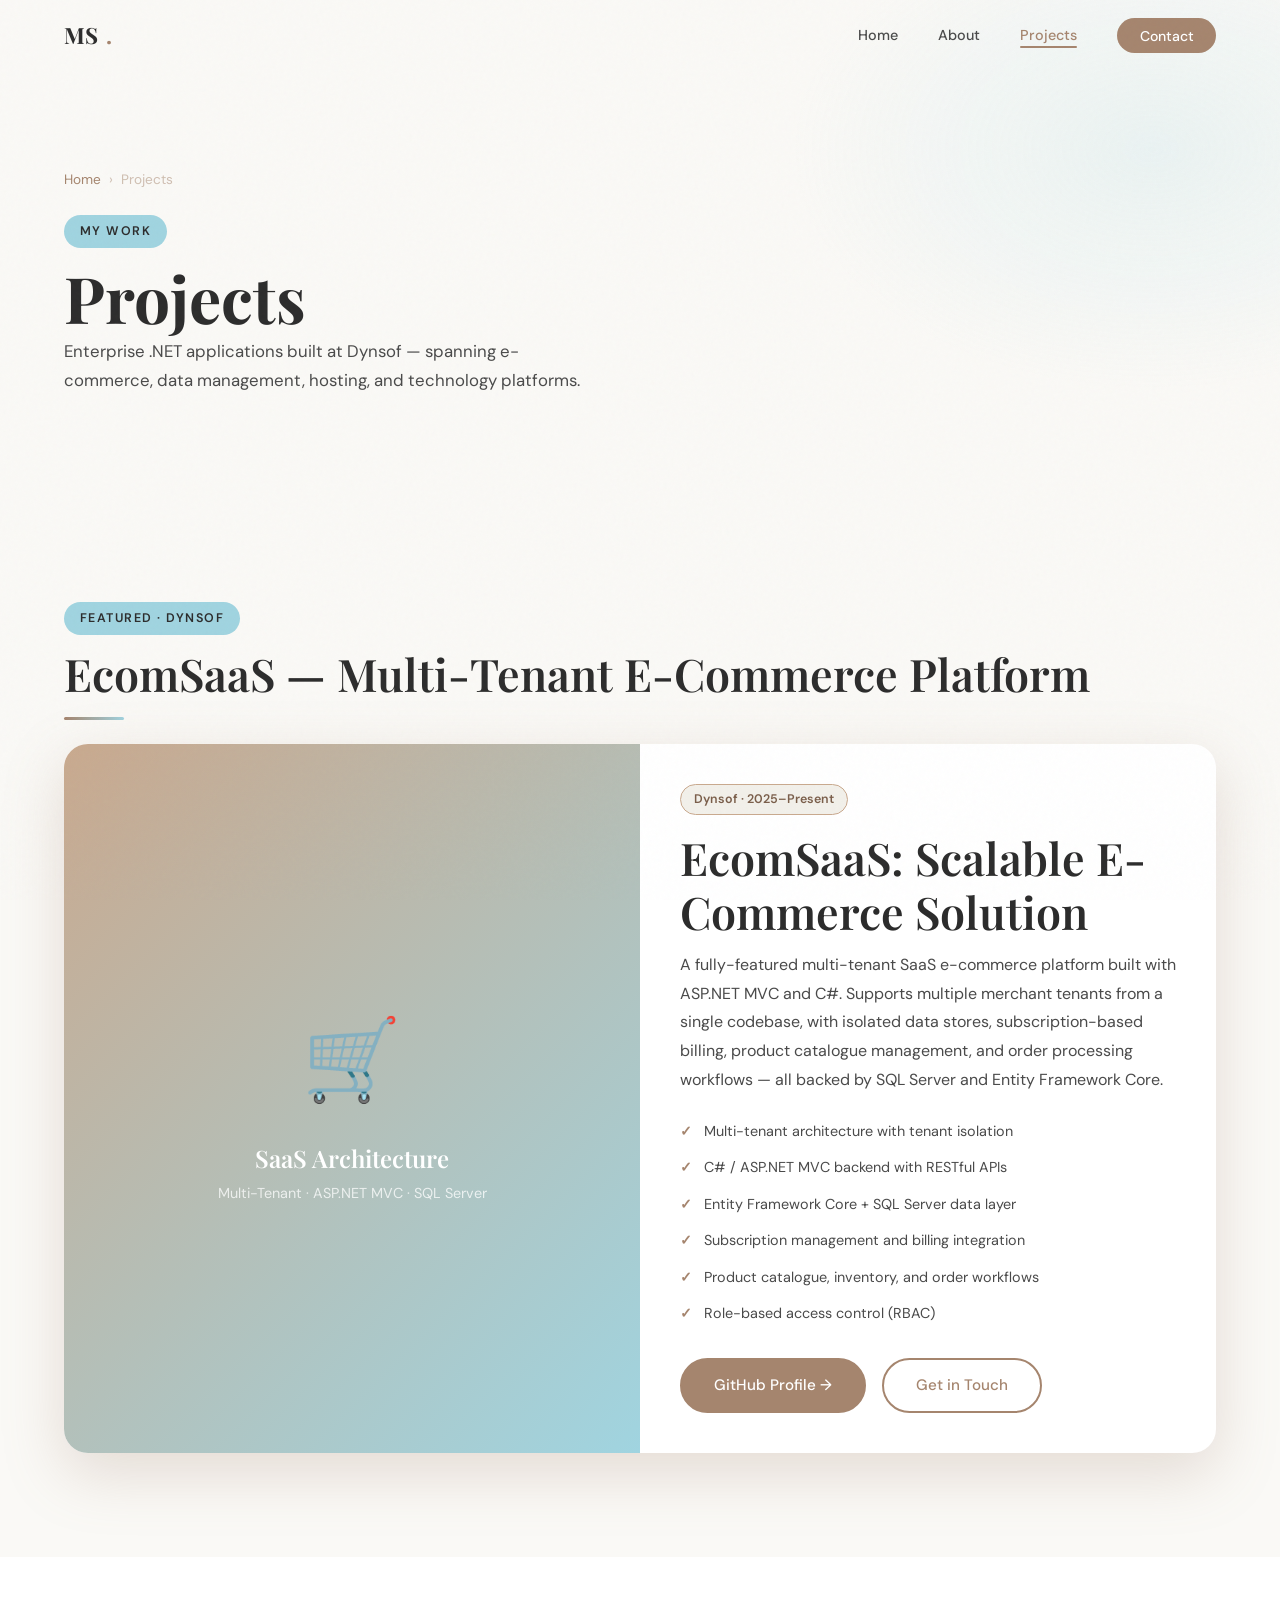
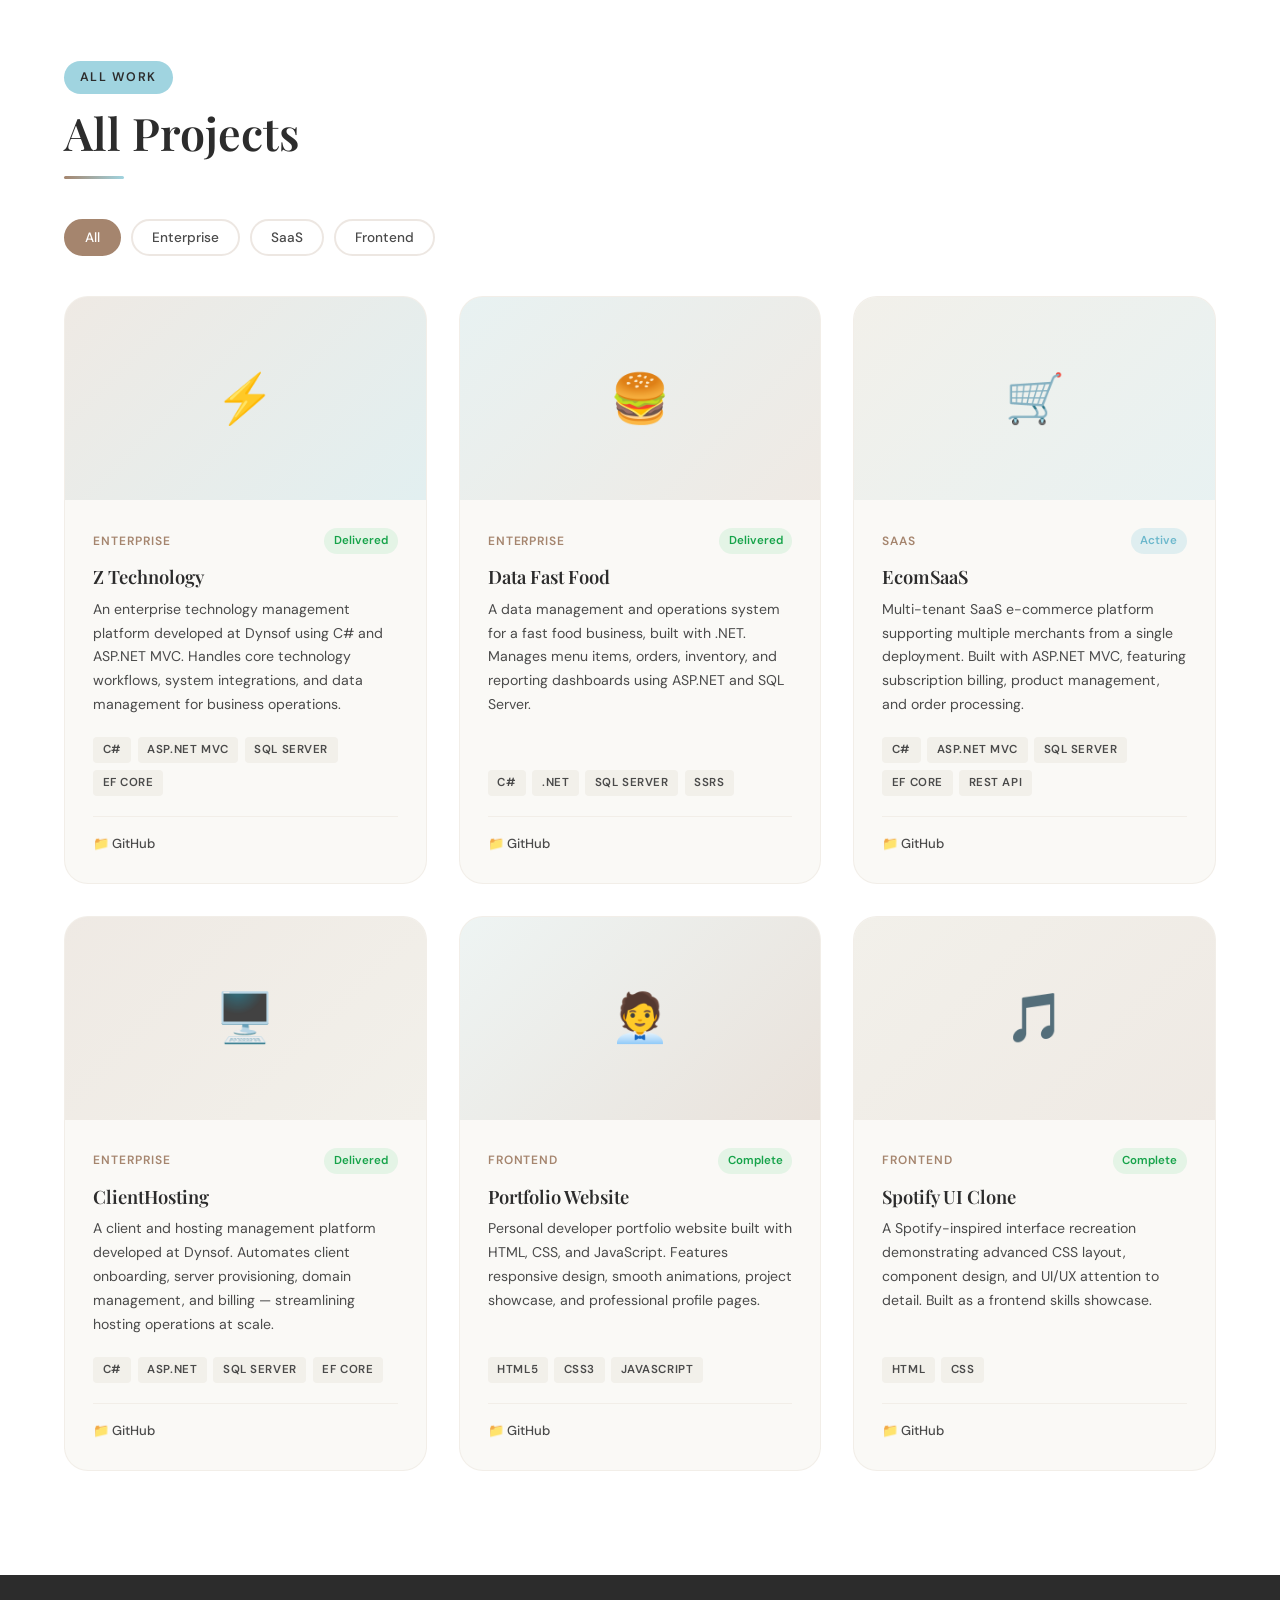
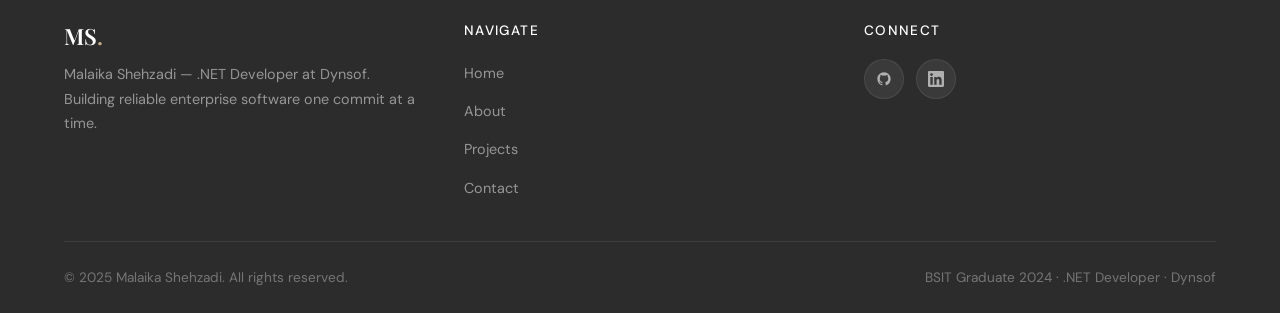
<file: Pages/projects.html>
<!DOCTYPE html>
<html lang="en">
<head>
  <meta charset="UTF-8" />
  <meta name="viewport" content="width=device-width, initial-scale=1.0" />
  <meta name="description" content="Projects by Malaika Shehzadi — .NET Developer at Dynsof. Z Technology, Data Fast Food, EcomSaaS, ClientHosting." />
  <title>Projects | Malaika Shehzadi</title>
  <link rel="icon" href="data:image/svg+xml,<svg xmlns='http://www.w3.org/2000/svg' viewBox='0 0 100 100'><text y='.9em' font-size='90'>💻</text></svg>" />
  <link rel="stylesheet" href="../CSS/style.css" />
  <link rel="stylesheet" href="../CSS/projects.css" />
</head>
<body>

  <div class="noise-overlay" aria-hidden="true"></div>

  <!-- NAVBAR -->
  <nav class="navbar" role="navigation" aria-label="Main Navigation">
    <div class="container">
      <a href="../index.html" class="nav-logo">MS<span>.</span></a>
      <ul class="nav-menu" id="navMenu" role="list">
        <li><a href="../index.html"  class="nav-link">Home</a></li>
        <li><a href="about.html"     class="nav-link">About</a></li>
        <li><a href="projects.html"  class="nav-link active">Projects</a></li>
        <li><a href="contact.html"   class="nav-link nav-cta">Contact</a></li>
      </ul>
      <button class="nav-toggle" id="navToggle" aria-label="Toggle navigation">
        <span></span><span></span><span></span>
      </button>
    </div>
  </nav>

  <!-- PAGE HERO -->
  <section class="page-hero" aria-labelledby="page-title">
    <div class="container">
      <div class="page-hero-content">
        <nav class="breadcrumb" aria-label="Breadcrumb">
          <a href="../index.html">Home</a>
          <span aria-hidden="true">›</span>
          <span aria-current="page">Projects</span>
        </nav>
        <span class="section-tag animate-fade-up">My Work</span>
        <h1 class="animate-fade-up delay-1" id="page-title">Projects</h1>
        <p class="animate-fade-up delay-2" style="max-width:520px;font-size:1.05rem;">
          Enterprise .NET applications built at Dynsof — spanning e-commerce, data management, hosting, and technology platforms.
        </p>
      </div>
    </div>
  </section>

  <!-- FEATURED PROJECT -->
  <section class="featured-project" aria-labelledby="featured-heading">
    <div class="container">
      <div class="reveal">
        <span class="section-tag">Featured · Dynsof</span>
        <h2 id="featured-heading">EcomSaaS — Multi-Tenant E-Commerce Platform</h2>
        <div class="divider"></div>
      </div>

      <div class="featured-card reveal delay-1">
        <div class="featured-visual">
          <div class="featured-visual-inner">
            <div class="big-icon" aria-hidden="true">🛒</div>
            <h3>SaaS Architecture</h3>
            <p>Multi-Tenant · ASP.NET MVC · SQL Server</p>
          </div>
        </div>

        <div class="featured-info">
          <span class="badge">Dynsof · 2025–Present</span>
          <h2 style="margin-top:1rem;">EcomSaaS: Scalable E-Commerce Solution</h2>
          <p>
            A fully-featured multi-tenant SaaS e-commerce platform built with ASP.NET MVC and C#.
            Supports multiple merchant tenants from a single codebase, with isolated data stores,
            subscription-based billing, product catalogue management, and order processing workflows
            — all backed by SQL Server and Entity Framework Core.
          </p>

          <div class="featured-highlights" aria-label="Project highlights">
            <div class="highlight-row"><span class="check" aria-hidden="true">✓</span> Multi-tenant architecture with tenant isolation</div>
            <div class="highlight-row"><span class="check" aria-hidden="true">✓</span> C# / ASP.NET MVC backend with RESTful APIs</div>
            <div class="highlight-row"><span class="check" aria-hidden="true">✓</span> Entity Framework Core + SQL Server data layer</div>
            <div class="highlight-row"><span class="check" aria-hidden="true">✓</span> Subscription management and billing integration</div>
            <div class="highlight-row"><span class="check" aria-hidden="true">✓</span> Product catalogue, inventory, and order workflows</div>
            <div class="highlight-row"><span class="check" aria-hidden="true">✓</span> Role-based access control (RBAC)</div>
          </div>

          <div style="display:flex;gap:1rem;flex-wrap:wrap;">
            <a href="https://github.com/malaika799" target="_blank" rel="noopener noreferrer" class="btn btn-primary">GitHub Profile →</a>
            <a href="contact.html" class="btn btn-outline">Get in Touch</a>
          </div>
        </div>
      </div>
    </div>
  </section>

  <!-- ALL PROJECTS -->
  <section class="projects-section" aria-labelledby="projects-heading">
    <div class="container">
      <div class="reveal">
        <span class="section-tag">All Work</span>
        <h2 id="projects-heading">All Projects</h2>
        <div class="divider"></div>
      </div>

      <!-- Filter -->
      <div class="filter-bar" role="group" aria-label="Filter projects">
        <button class="filter-btn active" data-filter="all" aria-pressed="true">All</button>
        <button class="filter-btn" data-filter="enterprise" aria-pressed="false">Enterprise</button>
        <button class="filter-btn" data-filter="saas" aria-pressed="false">SaaS</button>
        <button class="filter-btn" data-filter="frontend" aria-pressed="false">Frontend</button>
      </div>

      <div class="projects-grid" aria-label="Project cards">

        <!-- Z Technology -->
        <article class="project-card reveal delay-1" data-cat="enterprise">
          <div class="project-thumbnail">
            <div class="project-thumb-bg thumb-bg-1" aria-hidden="true">⚡</div>
            <div class="project-overlay" aria-hidden="true">
              <a href="https://github.com/malaika799" target="_blank" rel="noopener noreferrer" class="overlay-btn">GitHub</a>
            </div>
          </div>
          <div class="project-body">
            <div class="project-meta">
              <span class="project-category">Enterprise</span>
              <span class="project-status status-complete">Delivered</span>
            </div>
            <h3>Z Technology</h3>
            <p>An enterprise technology management platform developed at Dynsof using C# and ASP.NET MVC. Handles core technology workflows, system integrations, and data management for business operations.</p>
            <div class="project-tech" aria-label="Technologies used">
              <span class="tech-tag">C#</span>
              <span class="tech-tag">ASP.NET MVC</span>
              <span class="tech-tag">SQL Server</span>
              <span class="tech-tag">EF Core</span>
            </div>
            <div class="project-links">
              <a href="https://github.com/malaika799" target="_blank" rel="noopener noreferrer" class="project-link">📁 GitHub</a>
            </div>
          </div>
        </article>

        <!-- Data Fast Food -->
        <article class="project-card reveal delay-2" data-cat="enterprise">
          <div class="project-thumbnail">
            <div class="project-thumb-bg thumb-bg-2" aria-hidden="true">🍔</div>
            <div class="project-overlay" aria-hidden="true">
              <a href="https://github.com/malaika799" target="_blank" rel="noopener noreferrer" class="overlay-btn">GitHub</a>
            </div>
          </div>
          <div class="project-body">
            <div class="project-meta">
              <span class="project-category">Enterprise</span>
              <span class="project-status status-complete">Delivered</span>
            </div>
            <h3>Data Fast Food</h3>
            <p>A data management and operations system for a fast food business, built with .NET. Manages menu items, orders, inventory, and reporting dashboards using ASP.NET and SQL Server.</p>
            <div class="project-tech" aria-label="Technologies used">
              <span class="tech-tag">C#</span>
              <span class="tech-tag">.NET</span>
              <span class="tech-tag">SQL Server</span>
              <span class="tech-tag">SSRS</span>
            </div>
            <div class="project-links">
              <a href="https://github.com/malaika799" target="_blank" rel="noopener noreferrer" class="project-link">📁 GitHub</a>
            </div>
          </div>
        </article>

        <!-- EcomSaaS -->
        <article class="project-card reveal delay-3" data-cat="saas">
          <div class="project-thumbnail">
            <div class="project-thumb-bg thumb-bg-3" aria-hidden="true">🛒</div>
            <div class="project-overlay" aria-hidden="true">
              <a href="https://github.com/malaika799" target="_blank" rel="noopener noreferrer" class="overlay-btn">GitHub</a>
            </div>
          </div>
          <div class="project-body">
            <div class="project-meta">
              <span class="project-category">SaaS</span>
              <span class="project-status status-progress">Active</span>
            </div>
            <h3>EcomSaaS</h3>
            <p>Multi-tenant SaaS e-commerce platform supporting multiple merchants from a single deployment. Built with ASP.NET MVC, featuring subscription billing, product management, and order processing.</p>
            <div class="project-tech" aria-label="Technologies used">
              <span class="tech-tag">C#</span>
              <span class="tech-tag">ASP.NET MVC</span>
              <span class="tech-tag">SQL Server</span>
              <span class="tech-tag">EF Core</span>
              <span class="tech-tag">REST API</span>
            </div>
            <div class="project-links">
              <a href="https://github.com/malaika799" target="_blank" rel="noopener noreferrer" class="project-link">📁 GitHub</a>
            </div>
          </div>
        </article>

        <!-- ClientHosting -->
        <article class="project-card reveal delay-1" data-cat="enterprise">
          <div class="project-thumbnail">
            <div class="project-thumb-bg thumb-bg-4" aria-hidden="true">🖥️</div>
            <div class="project-overlay" aria-hidden="true">
              <a href="https://github.com/malaika799/ClientHostingManager" target="_blank" rel="noopener noreferrer" class="overlay-btn">GitHub</a>
            </div>
          </div>
          <div class="project-body">
            <div class="project-meta">
              <span class="project-category">Enterprise</span>
              <span class="project-status status-complete">Delivered</span>
            </div>
            <h3>ClientHosting</h3>
            <p>A client and hosting management platform developed at Dynsof. Automates client onboarding, server provisioning, domain management, and billing — streamlining hosting operations at scale.</p>
            <div class="project-tech" aria-label="Technologies used">
              <span class="tech-tag">C#</span>
              <span class="tech-tag">ASP.NET</span>
              <span class="tech-tag">SQL Server</span>
              <span class="tech-tag">EF Core</span>
            </div>
            <div class="project-links">
              <a href="https://github.com/malaika799/ClientHostingManager" target="_blank" rel="noopener noreferrer" class="project-link">📁 GitHub</a>
            </div>
          </div>
        </article>

        <!-- Portfolio -->
        <article class="project-card reveal delay-2" data-cat="frontend">
          <div class="project-thumbnail">
            <div class="project-thumb-bg thumb-bg-5" aria-hidden="true">🧑‍💼</div>
            <div class="project-overlay" aria-hidden="true">
              <a href="https://github.com/malaika799/Portfolio-Page" target="_blank" rel="noopener noreferrer" class="overlay-btn">GitHub</a>
            </div>
          </div>
          <div class="project-body">
            <div class="project-meta">
              <span class="project-category">Frontend</span>
              <span class="project-status status-complete">Complete</span>
            </div>
            <h3>Portfolio Website</h3>
            <p>Personal developer portfolio website built with HTML, CSS, and JavaScript. Features responsive design, smooth animations, project showcase, and professional profile pages.</p>
            <div class="project-tech" aria-label="Technologies used">
              <span class="tech-tag">HTML5</span>
              <span class="tech-tag">CSS3</span>
              <span class="tech-tag">JavaScript</span>
            </div>
            <div class="project-links">
              <a href="https://github.com/malaika799/Portfolio-Page" target="_blank" rel="noopener noreferrer" class="project-link">📁 GitHub</a>
            </div>
          </div>
        </article>

        <!-- Spotify Clone -->
        <article class="project-card reveal delay-3" data-cat="frontend">
          <div class="project-thumbnail">
            <div class="project-thumb-bg thumb-bg-6" aria-hidden="true">🎵</div>
            <div class="project-overlay" aria-hidden="true">
              <a href="https://github.com/malaika799/Spotify" target="_blank" rel="noopener noreferrer" class="overlay-btn">GitHub</a>
            </div>
          </div>
          <div class="project-body">
            <div class="project-meta">
              <span class="project-category">Frontend</span>
              <span class="project-status status-complete">Complete</span>
            </div>
            <h3>Spotify UI Clone</h3>
            <p>A Spotify-inspired interface recreation demonstrating advanced CSS layout, component design, and UI/UX attention to detail. Built as a frontend skills showcase.</p>
            <div class="project-tech" aria-label="Technologies used">
              <span class="tech-tag">HTML</span>
              <span class="tech-tag">CSS</span>
            </div>
            <div class="project-links">
              <a href="https://github.com/malaika799/Spotify" target="_blank" rel="noopener noreferrer" class="project-link">📁 GitHub</a>
            </div>
          </div>
        </article>

      </div>
    </div>
  </section>

  <!-- FOOTER -->
  <footer class="footer" role="contentinfo">
    <div class="container">
      <div class="footer-inner">
        <div class="footer-brand">
          <h3>MS<span style="color:var(--mocha-light)">.</span></h3>
          <p>Malaika Shehzadi — .NET Developer at Dynsof. Building reliable enterprise software one commit at a time.</p>
        </div>
        <nav class="footer-links" aria-label="Footer Navigation">
          <h4>Navigate</h4>
          <ul>
            <li><a href="../index.html">Home</a></li>
            <li><a href="about.html">About</a></li>
            <li><a href="projects.html">Projects</a></li>
            <li><a href="contact.html">Contact</a></li>
          </ul>
        </nav>
        <div class="footer-social">
          <h4>Connect</h4>
          <div class="social-icons">
            <a href="https://github.com/malaika799" target="_blank" rel="noopener noreferrer" class="social-icon" aria-label="GitHub">
              <svg width="16" height="16" viewBox="0 0 24 24" fill="currentColor"><path d="M12 2C6.477 2 2 6.477 2 12c0 4.418 2.865 8.166 6.839 9.489.5.092.682-.217.682-.482 0-.237-.009-.866-.014-1.7-2.782.603-3.369-1.34-3.369-1.34-.454-1.156-1.11-1.462-1.11-1.462-.908-.62.069-.608.069-.608 1.003.07 1.531 1.03 1.531 1.03.892 1.529 2.341 1.087 2.91.832.092-.647.35-1.088.636-1.338-2.22-.253-4.555-1.11-4.555-4.943 0-1.091.39-1.984 1.029-2.683-.103-.253-.446-1.27.098-2.647 0 0 .84-.269 2.75 1.025A9.578 9.578 0 0112 6.836c.85.004 1.705.115 2.504.337 1.909-1.294 2.747-1.025 2.747-1.025.546 1.377.202 2.394.1 2.647.64.699 1.028 1.592 1.028 2.683 0 3.842-2.339 4.687-4.566 4.935.359.309.678.919.678 1.852 0 1.336-.012 2.415-.012 2.743 0 .267.18.578.688.48C19.138 20.163 22 16.418 22 12c0-5.523-4.477-10-10-10z"/></svg>
            </a>
            <a href="https://www.linkedin.com/in/malaika-shehzadi/" target="_blank" rel="noopener noreferrer" class="social-icon" aria-label="LinkedIn">
              <svg width="16" height="16" viewBox="0 0 24 24" fill="currentColor"><path d="M20.447 20.452h-3.554v-5.569c0-1.328-.027-3.037-1.852-3.037-1.853 0-2.136 1.445-2.136 2.939v5.667H9.351V9h3.414v1.561h.046c.477-.9 1.637-1.85 3.37-1.85 3.601 0 4.267 2.37 4.267 5.455v6.286zM5.337 7.433a2.062 2.062 0 01-2.063-2.065 2.064 2.064 0 112.063 2.065zm1.782 13.019H3.555V9h3.564v11.452zM22.225 0H1.771C.792 0 0 .774 0 1.729v20.542C0 23.227.792 24 1.771 24h20.451C23.2 24 24 23.227 24 22.271V1.729C24 .774 23.2 0 22.222 0h.003z"/></svg>
            </a>
          </div>
        </div>
      </div>
      <div class="footer-bottom">
        <p>© 2025 Malaika Shehzadi. All rights reserved.</p>
        <p>BSIT Graduate 2024 · .NET Developer · Dynsof</p>
      </div>
    </div>
  </footer>

  <script src="../JS/main.js"></script>
</body>
</html>
</file>
<file: CSS/style.css>
/* ============================================
   DECODELABS PROJECT 1 — MALAIKA SHEHZADI
   Main Stylesheet
   ============================================ */

/* --- Google Fonts Import --- */
@import url('https://fonts.googleapis.com/css2?family=Playfair+Display:wght@400;600;700;900&family=DM+Sans:wght@300;400;500;600&display=swap');

/* --- CSS Variables --- */
:root {
  /* Brand Colors (from Project brief) */
  --mocha:        #A5856E;
  --mocha-dark:   #7a5e4a;
  --mocha-light:  #c9a98e;
  --ethereal:     #A0D4E0;
  --ethereal-dark:#6db8cc;
  --moonlit:      #F2F0EA;
  --moonlit-dark: #e2ddd3;
  --charcoal:     #2c2c2c;
  --charcoal-light:#4a4a4a;
  --white:        #ffffff;
  --off-white:    #faf9f6;

  /* Typography */
  --font-display: 'Playfair Display', Georgia, serif;
  --font-body:    'DM Sans', sans-serif;

  /* Spacing */
  --section-py:   5rem;
  --container:    1200px;
  --radius:       12px;
  --radius-lg:    24px;

  /* Transitions */
  --transition:   0.35s cubic-bezier(0.4, 0, 0.2, 1);
  --transition-slow: 0.6s cubic-bezier(0.4, 0, 0.2, 1);

  /* Shadows */
  --shadow-sm:    0 2px 8px rgba(165, 133, 110, 0.12);
  --shadow-md:    0 8px 32px rgba(165, 133, 110, 0.18);
  --shadow-lg:    0 20px 60px rgba(165, 133, 110, 0.25);
  --shadow-card:  0 4px 20px rgba(44, 44, 44, 0.08);
}

/* --- Reset & Base --- */
*, *::before, *::after {
  box-sizing: border-box;
  margin: 0;
  padding: 0;
}

html {
  scroll-behavior: smooth;
  font-size: 16px;
}

body {
  font-family: var(--font-body);
  background-color: var(--off-white);
  color: var(--charcoal);
  line-height: 1.7;
  overflow-x: hidden;
}

img {
  max-width: 100%;
  display: block;
}

a {
  color: inherit;
  text-decoration: none;
}

ul { list-style: none; }

/* --- Container --- */
.container {
  width: 90%;
  max-width: var(--container);
  margin: 0 auto;
}

/* --- Typography --- */
h1, h2, h3, h4, h5 {
  font-family: var(--font-display);
  line-height: 1.2;
  color: var(--charcoal);
}

h1 { font-size: clamp(2.4rem, 5vw, 4rem); font-weight: 700; }
h2 { font-size: clamp(1.8rem, 3.5vw, 2.8rem); font-weight: 600; }
h3 { font-size: clamp(1.2rem, 2vw, 1.6rem); font-weight: 600; }
h4 { font-size: 1.1rem; font-weight: 500; }
p  { font-size: 1rem; color: var(--charcoal-light); }

/* --- Buttons --- */
.btn {
  display: inline-flex;
  align-items: center;
  gap: 0.5rem;
  padding: 0.8rem 2rem;
  border-radius: 50px;
  font-family: var(--font-body);
  font-size: 0.95rem;
  font-weight: 500;
  cursor: pointer;
  border: 2px solid transparent;
  transition: var(--transition);
  text-decoration: none;
}

.btn-primary {
  background: var(--mocha);
  color: var(--white);
  border-color: var(--mocha);
}
.btn-primary:hover {
  background: var(--mocha-dark);
  border-color: var(--mocha-dark);
  transform: translateY(-2px);
  box-shadow: var(--shadow-md);
}

.btn-outline {
  background: transparent;
  color: var(--mocha);
  border-color: var(--mocha);
}
.btn-outline:hover {
  background: var(--mocha);
  color: var(--white);
  transform: translateY(-2px);
  box-shadow: var(--shadow-md);
}

.btn-ghost {
  background: transparent;
  color: var(--charcoal);
  border-color: var(--moonlit-dark);
}
.btn-ghost:hover {
  background: var(--moonlit);
  transform: translateY(-2px);
}

/* --- Section Heading --- */
.section-tag {
  display: inline-block;
  background: var(--ethereal);
  color: var(--charcoal);
  font-size: 0.78rem;
  font-weight: 600;
  letter-spacing: 0.12em;
  text-transform: uppercase;
  padding: 0.35rem 1rem;
  border-radius: 50px;
  margin-bottom: 0.8rem;
}

.section-heading {
  margin-bottom: 1rem;
}

.section-subtext {
  font-size: 1rem;
  color: var(--charcoal-light);
  max-width: 560px;
}

/* --- Divider --- */
.divider {
  width: 60px;
  height: 3px;
  background: linear-gradient(90deg, var(--mocha), var(--ethereal));
  border-radius: 2px;
  margin: 1rem 0 1.5rem;
}

/* --- Card --- */
.card {
  background: var(--white);
  border-radius: var(--radius-lg);
  padding: 2rem;
  box-shadow: var(--shadow-card);
  transition: var(--transition);
  border: 1px solid rgba(165,133,110,0.08);
}

.card:hover {
  transform: translateY(-6px);
  box-shadow: var(--shadow-lg);
}

/* --- Badge --- */
.badge {
  display: inline-block;
  background: var(--moonlit);
  color: var(--mocha-dark);
  font-size: 0.78rem;
  font-weight: 600;
  padding: 0.25rem 0.8rem;
  border-radius: 50px;
  border: 1px solid var(--mocha-light);
}

/* --- Animations --- */
@keyframes fadeUp {
  from { opacity: 0; transform: translateY(30px); }
  to   { opacity: 1; transform: translateY(0); }
}

@keyframes fadeIn {
  from { opacity: 0; }
  to   { opacity: 1; }
}

@keyframes slideLeft {
  from { opacity: 0; transform: translateX(-30px); }
  to   { opacity: 1; transform: translateX(0); }
}

@keyframes scaleIn {
  from { opacity: 0; transform: scale(0.92); }
  to   { opacity: 1; transform: scale(1); }
}

@keyframes float {
  0%, 100% { transform: translateY(0); }
  50%       { transform: translateY(-10px); }
}

.animate-fade-up    { animation: fadeUp 0.7s ease both; }
.animate-fade-in    { animation: fadeIn 0.7s ease both; }
.animate-slide-left { animation: slideLeft 0.7s ease both; }
.animate-scale-in   { animation: scaleIn 0.7s ease both; }

.delay-1 { animation-delay: 0.1s; }
.delay-2 { animation-delay: 0.2s; }
.delay-3 { animation-delay: 0.3s; }
.delay-4 { animation-delay: 0.4s; }
.delay-5 { animation-delay: 0.5s; }

/* --- Scroll Reveal (JS-added class) --- */
.reveal {
  opacity: 0;
  transform: translateY(28px);
  transition: opacity 0.7s ease, transform 0.7s ease;
}
.reveal.visible {
  opacity: 1;
  transform: translateY(0);
}
.reveal.visible.delay-1 { transition-delay: 0.1s; }
.reveal.visible.delay-2 { transition-delay: 0.2s; }
.reveal.visible.delay-3 { transition-delay: 0.3s; }
.reveal.visible.delay-4 { transition-delay: 0.4s; }

/* --- Noise Overlay --- */
.noise-overlay {
  position: fixed;
  inset: 0;
  pointer-events: none;
  z-index: 9999;
  opacity: 0.025;
  background-image: url("data:image/svg+xml,%3Csvg viewBox='0 0 256 256' xmlns='http://www.w3.org/2000/svg'%3E%3Cfilter id='noise'%3E%3CfeTurbulence type='fractalNoise' baseFrequency='0.9' numOctaves='4' stitchTiles='stitch'/%3E%3C/filter%3E%3Crect width='100%25' height='100%25' filter='url(%23noise)'/%3E%3C/svg%3E");
}

/* ============================================
   NAVBAR
   ============================================ */
.navbar {
  position: fixed;
  top: 0; left: 0; right: 0;
  z-index: 1000;
  padding: 1rem 0;
  transition: background var(--transition), box-shadow var(--transition);
}

.navbar.scrolled {
  background: rgba(250, 249, 246, 0.95);
  backdrop-filter: blur(12px);
  box-shadow: var(--shadow-sm);
}

.navbar .container {
  display: flex;
  align-items: center;
  justify-content: space-between;
}

.nav-logo {
  font-family: var(--font-display);
  font-size: 1.4rem;
  font-weight: 700;
  color: var(--charcoal);
  display: flex;
  align-items: center;
  gap: 0.5rem;
}

.nav-logo span {
  color: var(--mocha);
}

.nav-menu {
  display: flex;
  align-items: center;
  gap: 2.5rem;
}

.nav-link {
  font-size: 0.9rem;
  font-weight: 500;
  color: var(--charcoal-light);
  position: relative;
  transition: color var(--transition);
}

.nav-link::after {
  content: '';
  position: absolute;
  bottom: -4px; left: 0;
  width: 0; height: 2px;
  background: var(--mocha);
  border-radius: 2px;
  transition: width var(--transition);
}

.nav-link:hover,
.nav-link.active {
  color: var(--mocha);
}
.nav-link:hover::after,
.nav-link.active::after {
  width: 100%;
}

.nav-cta {
  background: var(--mocha);
  color: var(--white) !important;
  padding: 0.55rem 1.4rem;
  border-radius: 50px;
  font-size: 0.88rem;
  transition: var(--transition);
}
.nav-cta:hover {
  background: var(--mocha-dark);
  transform: translateY(-1px);
}
.nav-cta::after { display: none; }

/* Hamburger */
.nav-toggle {
  display: none;
  flex-direction: column;
  gap: 5px;
  cursor: pointer;
  padding: 4px;
}

.nav-toggle span {
  display: block;
  width: 24px; height: 2px;
  background: var(--charcoal);
  border-radius: 2px;
  transition: var(--transition);
}

.nav-toggle.open span:nth-child(1) { transform: rotate(45deg) translate(5px, 5px); }
.nav-toggle.open span:nth-child(2) { opacity: 0; }
.nav-toggle.open span:nth-child(3) { transform: rotate(-45deg) translate(5px, -5px); }

/* ============================================
   FOOTER
   ============================================ */
.footer {
  background: var(--charcoal);
  color: rgba(255,255,255,0.6);
  padding: 3rem 0 1.5rem;
}

.footer-inner {
  display: grid;
  grid-template-columns: 1fr 1fr 1fr;
  gap: 3rem;
  margin-bottom: 2.5rem;
}

.footer-brand h3 {
  color: var(--white);
  font-size: 1.4rem;
  margin-bottom: 0.75rem;
}

.footer-brand p {
  color: rgba(255,255,255,0.5);
  font-size: 0.9rem;
  line-height: 1.7;
}

.footer-links h4 {
  color: var(--white);
  font-size: 0.85rem;
  letter-spacing: 0.1em;
  text-transform: uppercase;
  margin-bottom: 1.2rem;
  font-family: var(--font-body);
}

.footer-links ul {
  display: flex;
  flex-direction: column;
  gap: 0.7rem;
}

.footer-links a {
  color: rgba(255,255,255,0.5);
  font-size: 0.9rem;
  transition: color var(--transition);
}

.footer-links a:hover { color: var(--mocha-light); }

.footer-social h4 {
  color: var(--white);
  font-size: 0.85rem;
  letter-spacing: 0.1em;
  text-transform: uppercase;
  margin-bottom: 1.2rem;
  font-family: var(--font-body);
}

.social-icons {
  display: flex;
  gap: 0.75rem;
  flex-wrap: wrap;
}

.social-icon {
  width: 40px; height: 40px;
  border-radius: 50%;
  background: rgba(255,255,255,0.07);
  display: flex; align-items: center; justify-content: center;
  color: rgba(255,255,255,0.6);
  font-size: 1rem;
  transition: var(--transition);
  border: 1px solid rgba(255,255,255,0.08);
}

.social-icon:hover {
  background: var(--mocha);
  color: var(--white);
  transform: translateY(-3px);
}

.footer-bottom {
  border-top: 1px solid rgba(255,255,255,0.08);
  padding-top: 1.5rem;
  display: flex;
  justify-content: space-between;
  align-items: center;
  flex-wrap: wrap;
  gap: 1rem;
}

.footer-bottom p {
  font-size: 0.85rem;
  color: rgba(255,255,255,0.35);
}

.footer-bottom a { color: var(--mocha-light); }

/* ============================================
   RESPONSIVE — MOBILE FIRST BREAKPOINTS
   ============================================ */

/* Tablet: 768px */
@media (min-width: 768px) {
  .nav-toggle { display: none; }
}

/* Mobile */
@media (max-width: 767px) {
  .nav-toggle { display: flex; }

  .nav-menu {
    position: fixed;
    top: 0; right: -100%;
    width: 80%; max-width: 320px;
    height: 100vh;
    background: var(--off-white);
    flex-direction: column;
    justify-content: center;
    gap: 2.5rem;
    padding: 2rem;
    box-shadow: var(--shadow-lg);
    transition: right var(--transition);
    z-index: 999;
  }

  .nav-menu.open { right: 0; }

  .nav-link { font-size: 1.2rem; }

  .footer-inner {
    grid-template-columns: 1fr;
    gap: 2rem;
  }

  .footer-bottom {
    flex-direction: column;
    text-align: center;
  }
}

/* Desktop: 1024px */
@media (min-width: 1024px) {
  :root { --section-py: 6.5rem; }
}
</file>
<file: CSS/home.css>
/* ============================================
   HOME PAGE STYLES
   ============================================ */

/* --- Hero --- */
.hero {
  min-height: 100vh;
  display: grid;
  grid-template-columns: 1fr;
  align-items: center;
  padding: calc(var(--section-py) + 4rem) 0 var(--section-py);
  position: relative;
  overflow: hidden;
}

.hero-bg {
  position: absolute;
  inset: 0;
  z-index: 0;
  background: 
    radial-gradient(ellipse 800px 600px at 80% 20%, rgba(160,212,224,0.2) 0%, transparent 60%),
    radial-gradient(ellipse 600px 500px at 10% 80%, rgba(165,133,110,0.12) 0%, transparent 55%),
    var(--off-white);
}

.hero-bg-circle {
  position: absolute;
  border-radius: 50%;
  opacity: 0.07;
}

.hero-bg-circle-1 {
  width: 500px; height: 500px;
  background: var(--mocha);
  top: -100px; right: -100px;
}

.hero-bg-circle-2 {
  width: 300px; height: 300px;
  background: var(--ethereal);
  bottom: 100px; left: -80px;
}

.hero .container {
  display: grid;
  grid-template-columns: 1fr;
  gap: 3rem;
  align-items: center;
  position: relative;
  z-index: 1;
}

.hero-greeting {
  display: inline-flex;
  align-items: center;
  gap: 0.5rem;
  background: rgba(160,212,224,0.2);
  border: 1px solid rgba(160,212,224,0.5);
  padding: 0.4rem 1rem;
  border-radius: 50px;
  font-size: 0.85rem;
  font-weight: 500;
  color: var(--charcoal-light);
  margin-bottom: 1.5rem;
  animation: fadeUp 0.6s ease both;
}

.hero-greeting .dot {
  width: 8px; height: 8px;
  background: var(--mocha);
  border-radius: 50%;
  animation: pulse 2s infinite;
}

@keyframes pulse {
  0%, 100% { transform: scale(1); opacity: 1; }
  50% { transform: scale(1.4); opacity: 0.6; }
}

.hero-title {
  margin-bottom: 1.2rem;
  animation: fadeUp 0.7s ease 0.1s both;
}

.hero-title .highlight {
  color: var(--mocha);
  position: relative;
  display: inline-block;
}

.hero-title .highlight::after {
  content: '';
  position: absolute;
  bottom: 4px; left: 0;
  width: 100%; height: 4px;
  background: var(--ethereal);
  border-radius: 2px;
  opacity: 0.6;
}

.hero-desc {
  font-size: 1.1rem;
  line-height: 1.8;
  margin-bottom: 2rem;
  max-width: 540px;
  animation: fadeUp 0.7s ease 0.2s both;
}

.hero-actions {
  display: flex;
  gap: 1rem;
  flex-wrap: wrap;
  animation: fadeUp 0.7s ease 0.3s both;
}

.hero-stats {
  display: flex;
  gap: 2.5rem;
  margin-top: 3rem;
  padding-top: 2.5rem;
  border-top: 1px solid rgba(165,133,110,0.15);
  animation: fadeUp 0.7s ease 0.4s both;
}

.stat-item {
  text-align: left;
}

.stat-number {
  font-family: var(--font-display);
  font-size: 1.8rem;
  font-weight: 700;
  color: var(--mocha);
  line-height: 1;
}

.stat-label {
  font-size: 0.8rem;
  color: var(--charcoal-light);
  margin-top: 0.3rem;
  text-transform: uppercase;
  letter-spacing: 0.05em;
}

/* Hero Image Panel */
.hero-visual {
  position: relative;
  animation: scaleIn 0.8s ease 0.2s both;
}

.hero-card-main {
  background: var(--white);
  border-radius: var(--radius-lg);
  padding: 2rem;
  box-shadow: var(--shadow-lg);
  position: relative;
  overflow: hidden;
}

.hero-card-main::before {
  content: '';
  position: absolute;
  top: 0; left: 0; right: 0;
  height: 4px;
  background: linear-gradient(90deg, var(--mocha), var(--ethereal));
}

.hero-avatar-wrap {
  display: flex;
  align-items: center;
  gap: 1rem;
  margin-bottom: 1.5rem;
}

.hero-avatar {
  width: 64px; height: 64px;
  border-radius: 50%;
  background: linear-gradient(135deg, var(--mocha-light), var(--ethereal));
  display: flex;
  align-items: center;
  justify-content: center;
  font-family: var(--font-display);
  font-size: 1.5rem;
  font-weight: 700;
  color: var(--white);
  flex-shrink: 0;
  animation: float 4s ease-in-out infinite;
}

.hero-avatar-info h4 {
  font-size: 1rem;
  color: var(--charcoal);
}

.hero-avatar-info p {
  font-size: 0.82rem;
  color: var(--charcoal-light);
}

.hero-skill-tags {
  display: flex;
  flex-wrap: wrap;
  gap: 0.5rem;
  margin-bottom: 1.5rem;
}

.skill-tag {
  background: var(--moonlit);
  color: var(--charcoal-light);
  font-size: 0.78rem;
  font-weight: 500;
  padding: 0.3rem 0.75rem;
  border-radius: 50px;
  border: 1px solid var(--moonlit-dark);
  transition: var(--transition);
}

.skill-tag:hover {
  background: var(--mocha);
  color: var(--white);
  border-color: var(--mocha);
  transform: translateY(-2px);
}

.hero-progress-wrap {
  display: flex;
  flex-direction: column;
  gap: 0.75rem;
}

.progress-item {
  display: flex;
  flex-direction: column;
  gap: 0.3rem;
}

.progress-label {
  display: flex;
  justify-content: space-between;
  font-size: 0.8rem;
  font-weight: 500;
  color: var(--charcoal-light);
}

.progress-bar {
  height: 6px;
  background: var(--moonlit);
  border-radius: 3px;
  overflow: hidden;
}

.progress-fill {
  height: 100%;
  background: linear-gradient(90deg, var(--mocha), var(--ethereal-dark));
  border-radius: 3px;
  width: 0;
  transition: width 1.2s cubic-bezier(0.4, 0, 0.2, 1);
}

/* Floating decorators */
.hero-badge-float {
  position: absolute;
  background: var(--white);
  border-radius: 12px;
  padding: 0.75rem 1rem;
  box-shadow: var(--shadow-md);
  display: flex;
  align-items: center;
  gap: 0.6rem;
  font-size: 0.82rem;
  font-weight: 500;
  white-space: nowrap;
  z-index: 2;
}

.hero-badge-float .icon { font-size: 1.2rem; }

.badge-intern {
  top: -20px;
  right: -10px;
  animation: float 3.5s ease-in-out infinite;
}

.badge-project {
  bottom: -18px;
  left: -10px;
  animation: float 4.5s ease-in-out 0.5s infinite;
}

/* --- Features / Skills Section --- */
.skills-section {
  padding: var(--section-py) 0;
  background: var(--white);
}

.skills-grid {
  display: grid;
  grid-template-columns: 1fr;
  gap: 1.5rem;
  margin-top: 3rem;
}

.skill-card {
  background: var(--off-white);
  border-radius: var(--radius-lg);
  padding: 2rem 1.75rem;
  border: 1px solid rgba(165,133,110,0.1);
  transition: var(--transition);
  position: relative;
  overflow: hidden;
}

.skill-card::before {
  content: '';
  position: absolute;
  top: 0; left: 0;
  width: 4px; height: 0;
  background: linear-gradient(180deg, var(--mocha), var(--ethereal));
  border-radius: 0 2px 2px 0;
  transition: height var(--transition);
}

.skill-card:hover {
  transform: translateY(-6px);
  box-shadow: var(--shadow-lg);
  background: var(--white);
}

.skill-card:hover::before { height: 100%; }

.skill-icon {
  width: 52px; height: 52px;
  border-radius: 14px;
  display: flex;
  align-items: center;
  justify-content: center;
  font-size: 1.4rem;
  margin-bottom: 1.25rem;
  transition: var(--transition);
}

.skill-icon.mocha-bg  { background: rgba(165,133,110,0.12); }
.skill-icon.blue-bg   { background: rgba(160,212,224,0.25); }
.skill-icon.grey-bg   { background: var(--moonlit); }

.skill-card h3 {
  font-size: 1.1rem;
  margin-bottom: 0.6rem;
}

.skill-card p {
  font-size: 0.88rem;
  line-height: 1.7;
}

/* --- About Preview (home) --- */
.about-preview {
  padding: var(--section-py) 0;
  background: var(--off-white);
}

.about-preview .container {
  display: grid;
  grid-template-columns: 1fr;
  gap: 4rem;
  align-items: center;
}

.about-image-wrap {
  position: relative;
}

.about-img-frame {
  width: 100%;
  max-width: 420px;
  margin: 0 auto;
  border-radius: var(--radius-lg);
  overflow: hidden;
  box-shadow: var(--shadow-lg);
  position: relative;
}

.about-img-placeholder {
  width: 100%;
  padding-bottom: 110%;
  background: linear-gradient(135deg, var(--mocha-light) 0%, var(--ethereal) 100%);
  position: relative;
  display: flex;
  align-items: center;
  justify-content: center;
}

.about-img-initials {
  position: absolute;
  inset: 0;
  display: flex;
  flex-direction: column;
  align-items: center;
  justify-content: center;
  font-family: var(--font-display);
  color: var(--white);
}

.about-img-initials .initials {
  font-size: 5rem;
  font-weight: 700;
  opacity: 0.9;
  line-height: 1;
}

.about-img-initials .name {
  font-size: 1rem;
  opacity: 0.75;
  margin-top: 0.5rem;
}

.about-decoration {
  position: absolute;
  width: 140px; height: 140px;
  border: 3px solid var(--mocha-light);
  border-radius: 50%;
  bottom: -30px; right: -30px;
  opacity: 0.3;
}

.about-decoration-2 {
  position: absolute;
  width: 80px; height: 80px;
  background: var(--ethereal);
  border-radius: 20px;
  top: -20px; left: -20px;
  opacity: 0.3;
  transform: rotate(15deg);
}

.about-info-list {
  display: flex;
  flex-direction: column;
  gap: 0.85rem;
  margin: 1.5rem 0 2rem;
}

.info-row {
  display: flex;
  gap: 0.75rem;
  align-items: flex-start;
  font-size: 0.9rem;
}

.info-row .label {
  color: var(--mocha);
  font-weight: 600;
  min-width: 80px;
  flex-shrink: 0;
}

.info-row .value { color: var(--charcoal-light); }

/* --- CTA Banner --- */
.cta-banner {
  padding: var(--section-py) 0;
  background: linear-gradient(135deg, var(--charcoal) 0%, #3a3030 100%);
  position: relative;
  overflow: hidden;
}

.cta-banner::before {
  content: '';
  position: absolute;
  inset: 0;
  background: 
    radial-gradient(ellipse 400px 300px at 20% 50%, rgba(160,212,224,0.08) 0%, transparent 60%),
    radial-gradient(ellipse 400px 300px at 80% 50%, rgba(165,133,110,0.1) 0%, transparent 60%);
}

.cta-inner {
  text-align: center;
  position: relative;
  z-index: 1;
}

.cta-inner h2 { color: var(--white); margin-bottom: 1rem; }
.cta-inner p  { color: rgba(255,255,255,0.6); margin-bottom: 2.5rem; max-width: 520px; margin-left: auto; margin-right: auto; }

.cta-actions {
  display: flex;
  justify-content: center;
  gap: 1rem;
  flex-wrap: wrap;
}

.btn-light {
  background: var(--white);
  color: var(--charcoal);
  border-color: var(--white);
}
.btn-light:hover {
  background: var(--moonlit);
  transform: translateY(-2px);
}

/* ============================================
   RESPONSIVE
   ============================================ */
@media (min-width: 768px) {
  .skills-grid { grid-template-columns: repeat(2, 1fr); }

  .hero .container {
    grid-template-columns: 1fr 1fr;
    gap: 5rem;
  }

  .about-preview .container {
    grid-template-columns: 1fr 1fr;
  }
}

@media (min-width: 1024px) {
  .skills-grid { grid-template-columns: repeat(3, 1fr); }
}
</file>
<file: CSS/about.css>
/* ============================================
   ABOUT PAGE STYLES
   ============================================ */

.page-hero {
  min-height: 45vh;
  display: flex;
  align-items: center;
  padding: calc(var(--section-py) + 4rem) 0 var(--section-py);
  background: 
    radial-gradient(ellipse 600px 400px at 90% 30%, rgba(160,212,224,0.18) 0%, transparent 60%),
    var(--off-white);
  position: relative;
  overflow: hidden;
}

.page-hero-content {
  position: relative;
  z-index: 1;
}

.breadcrumb {
  display: flex;
  align-items: center;
  gap: 0.5rem;
  font-size: 0.85rem;
  color: var(--charcoal-light);
  margin-bottom: 1.5rem;
}

.breadcrumb a { color: var(--mocha); }
.breadcrumb span { color: rgba(165,133,110,0.5); }

/* --- About Grid --- */
.about-main {
  padding: var(--section-py) 0;
  background: var(--white);
}

.about-grid {
  display: grid;
  grid-template-columns: 1fr;
  gap: 4rem;
}

/* Profile Card */
.profile-card {
  background: var(--off-white);
  border-radius: var(--radius-lg);
  padding: 2.5rem 2rem;
  text-align: center;
  border: 1px solid rgba(165,133,110,0.1);
  position: sticky;
  top: 100px;
  align-self: start;
}

.profile-avatar-lg {
  width: 120px; height: 120px;
  border-radius: 50%;
  margin: 0 auto 1.5rem;
  background: linear-gradient(135deg, var(--mocha), var(--ethereal));
  display: flex;
  align-items: center;
  justify-content: center;
  font-family: var(--font-display);
  font-size: 2.5rem;
  font-weight: 700;
  color: var(--white);
  box-shadow: 0 0 0 6px rgba(165,133,110,0.12);
  animation: float 4s ease-in-out infinite;
}

.profile-card h3 {
  font-size: 1.4rem;
  margin-bottom: 0.4rem;
}

.profile-card .role {
  font-size: 0.9rem;
  color: var(--mocha);
  font-weight: 500;
  margin-bottom: 1.5rem;
}

.profile-contact-list {
  display: flex;
  flex-direction: column;
  gap: 0.75rem;
  text-align: left;
  margin-bottom: 1.75rem;
}

.contact-row {
  display: flex;
  align-items: center;
  gap: 0.75rem;
  font-size: 0.85rem;
  color: var(--charcoal-light);
}

.contact-row .icon {
  width: 32px; height: 32px;
  border-radius: 8px;
  background: var(--moonlit);
  display: flex; align-items: center; justify-content: center;
  font-size: 0.9rem;
  flex-shrink: 0;
}

.profile-socials {
  display: flex;
  justify-content: center;
  gap: 0.75rem;
  margin-bottom: 1.75rem;
}

.profile-social-btn {
  width: 38px; height: 38px;
  border-radius: 50%;
  background: var(--moonlit);
  display: flex; align-items: center; justify-content: center;
  font-size: 0.95rem;
  color: var(--charcoal-light);
  transition: var(--transition);
}

.profile-social-btn:hover {
  background: var(--mocha);
  color: var(--white);
  transform: translateY(-3px);
}

/* Timeline */
.about-content h2 { margin-bottom: 0.5rem; }

.education-timeline {
  position: relative;
  padding-left: 2rem;
  margin: 2rem 0 3rem;
}

.education-timeline::before {
  content: '';
  position: absolute;
  left: 0; top: 6px; bottom: 6px;
  width: 2px;
  background: linear-gradient(180deg, var(--mocha), var(--ethereal));
  border-radius: 2px;
}

.timeline-item {
  position: relative;
  margin-bottom: 2rem;
}

.timeline-dot {
  position: absolute;
  left: -2.4rem;
  top: 4px;
  width: 12px; height: 12px;
  border-radius: 50%;
  background: var(--mocha);
  border: 3px solid var(--white);
  box-shadow: 0 0 0 2px var(--mocha);
}

.timeline-year {
  font-size: 0.78rem;
  font-weight: 600;
  color: var(--mocha);
  letter-spacing: 0.08em;
  text-transform: uppercase;
  margin-bottom: 0.3rem;
}

.timeline-item h4 {
  font-size: 1rem;
  margin-bottom: 0.25rem;
}

.timeline-item p {
  font-size: 0.88rem;
  line-height: 1.6;
}

/* Skills Grid */
.skills-detail-grid {
  display: grid;
  grid-template-columns: repeat(2, 1fr);
  gap: 1rem;
  margin: 2rem 0 3rem;
}

.skill-detail-item {
  background: var(--off-white);
  border-radius: var(--radius);
  padding: 1.25rem;
  border: 1px solid rgba(165,133,110,0.08);
  transition: var(--transition);
}

.skill-detail-item:hover {
  background: var(--white);
  box-shadow: var(--shadow-sm);
  transform: translateY(-3px);
}

.skill-detail-item .skill-name {
  font-size: 0.88rem;
  font-weight: 600;
  color: var(--charcoal);
  margin-bottom: 0.6rem;
  display: flex;
  justify-content: space-between;
}

.skill-detail-item .skill-pct {
  color: var(--mocha);
  font-size: 0.8rem;
}

/* Tools Section */
.tools-grid {
  display: flex;
  flex-wrap: wrap;
  gap: 0.75rem;
  margin-top: 1.5rem;
}

.tool-pill {
  display: flex;
  align-items: center;
  gap: 0.5rem;
  background: var(--off-white);
  border: 1px solid rgba(165,133,110,0.12);
  padding: 0.5rem 1rem;
  border-radius: 50px;
  font-size: 0.85rem;
  font-weight: 500;
  transition: var(--transition);
}

.tool-pill:hover {
  background: var(--mocha);
  color: var(--white);
  border-color: var(--mocha);
  transform: translateY(-2px);
}

/* Certificates */
.certs-section {
  padding: var(--section-py) 0;
  background: var(--off-white);
}

.certs-grid {
  display: grid;
  grid-template-columns: 1fr;
  gap: 1.25rem;
  margin-top: 2.5rem;
}

.cert-card {
  background: var(--white);
  border-radius: var(--radius-lg);
  padding: 1.75rem;
  display: flex;
  gap: 1.25rem;
  align-items: flex-start;
  box-shadow: var(--shadow-card);
  transition: var(--transition);
  border-left: 4px solid transparent;
}

.cert-card:hover {
  transform: translateX(6px);
  border-left-color: var(--mocha);
  box-shadow: var(--shadow-md);
}

.cert-icon {
  font-size: 2rem;
  flex-shrink: 0;
}

.cert-info h4 { margin-bottom: 0.3rem; }
.cert-info p  { font-size: 0.85rem; }

.cert-year {
  margin-left: auto;
  font-size: 0.78rem;
  color: var(--mocha);
  font-weight: 600;
  background: rgba(165,133,110,0.1);
  padding: 0.2rem 0.6rem;
  border-radius: 20px;
  white-space: nowrap;
  height: fit-content;
}

/* ============================================
   RESPONSIVE
   ============================================ */
@media (min-width: 768px) {
  .about-grid { grid-template-columns: 300px 1fr; }
  .certs-grid { grid-template-columns: repeat(2, 1fr); }
}

@media (min-width: 1024px) {
  .skills-detail-grid { grid-template-columns: repeat(3, 1fr); }
}
</file>
<file: CSS/contact.css>
/* ============================================
   CONTACT PAGE STYLES
   ============================================ */

.page-hero {
  min-height: 45vh;
  display: flex;
  align-items: center;
  padding: calc(var(--section-py) + 4rem) 0 var(--section-py);
  background: 
    radial-gradient(ellipse 600px 400px at 90% 30%, rgba(160,212,224,0.18) 0%, transparent 60%),
    var(--off-white);
  position: relative;
  overflow: hidden;
}

.page-hero-content {
  position: relative;
  z-index: 1;
}

.breadcrumb {
  display: flex;
  align-items: center;
  gap: 0.5rem;
  font-size: 0.85rem;
  color: var(--charcoal-light);
  margin-bottom: 1.5rem;
}

.breadcrumb a { color: var(--mocha); }
.breadcrumb span { color: rgba(165,133,110,0.5); }

.contact-section {
  padding: var(--section-py) 0;
  background: var(--white);
}

.contact-grid {
  display: grid;
  grid-template-columns: 1fr;
  gap: 4rem;
  align-items: start;
}

/* --- Contact Info --- */
.contact-info-card {
  background: var(--off-white);
  border-radius: var(--radius-lg);
  padding: 2.5rem;
  border: 1px solid rgba(165,133,110,0.1);
  position: sticky;
  top: 100px;
}

.contact-info-card h2 { margin-bottom: 0.5rem; }
.contact-info-card > p {
  font-size: 0.95rem;
  line-height: 1.8;
  margin-bottom: 2.5rem;
}

.contact-methods {
  display: flex;
  flex-direction: column;
  gap: 1.25rem;
  margin-bottom: 2.5rem;
}

.contact-method {
  display: flex;
  gap: 1rem;
  align-items: flex-start;
}

.method-icon {
  width: 48px; height: 48px;
  border-radius: 14px;
  background: var(--white);
  border: 1px solid rgba(165,133,110,0.15);
  display: flex; align-items: center; justify-content: center;
  font-size: 1.3rem;
  flex-shrink: 0;
  box-shadow: var(--shadow-sm);
  transition: var(--transition);
}

.contact-method:hover .method-icon {
  background: var(--mocha);
  color: var(--white);
  transform: scale(1.05);
}

.method-details h4 {
  font-size: 0.85rem;
  text-transform: uppercase;
  letter-spacing: 0.08em;
  color: var(--mocha);
  margin-bottom: 0.2rem;
  font-family: var(--font-body);
}

.method-details a,
.method-details p {
  font-size: 0.9rem;
  color: var(--charcoal);
  transition: color var(--transition);
}

.method-details a:hover { color: var(--mocha); }

.contact-socials h4 {
  font-size: 0.85rem;
  font-weight: 600;
  text-transform: uppercase;
  letter-spacing: 0.08em;
  color: var(--charcoal-light);
  margin-bottom: 1rem;
  font-family: var(--font-body);
}

.social-links-row {
  display: flex;
  gap: 0.75rem;
  flex-wrap: wrap;
}

.social-pill {
  display: flex;
  align-items: center;
  gap: 0.5rem;
  padding: 0.5rem 1rem;
  border-radius: 50px;
  background: var(--white);
  border: 1px solid rgba(165,133,110,0.15);
  font-size: 0.82rem;
  font-weight: 500;
  color: var(--charcoal);
  transition: var(--transition);
}

.social-pill:hover {
  background: var(--mocha);
  color: var(--white);
  border-color: var(--mocha);
  transform: translateY(-2px);
}

/* --- Contact Form --- */
.contact-form-wrap {
  background: var(--off-white);
  border-radius: var(--radius-lg);
  padding: 2.5rem;
  border: 1px solid rgba(165,133,110,0.1);
}

.contact-form-wrap h2 { margin-bottom: 0.4rem; }
.contact-form-wrap > p { font-size: 0.9rem; margin-bottom: 2rem; }

.form-group {
  margin-bottom: 1.5rem;
}

.form-row {
  display: grid;
  grid-template-columns: 1fr;
  gap: 1.5rem;
}

label {
  display: block;
  font-size: 0.85rem;
  font-weight: 600;
  color: var(--charcoal);
  margin-bottom: 0.5rem;
}

label span { color: var(--mocha); }

input, textarea, select {
  width: 100%;
  padding: 0.85rem 1.1rem;
  border: 1.5px solid rgba(165,133,110,0.2);
  border-radius: var(--radius);
  background: var(--white);
  font-family: var(--font-body);
  font-size: 0.92rem;
  color: var(--charcoal);
  transition: border-color var(--transition), box-shadow var(--transition);
  outline: none;
}

input:focus, textarea:focus, select:focus {
  border-color: var(--mocha);
  box-shadow: 0 0 0 3px rgba(165,133,110,0.12);
}

input::placeholder, textarea::placeholder {
  color: rgba(165,133,110,0.45);
}

textarea {
  resize: vertical;
  min-height: 140px;
}

.form-submit {
  display: flex;
  align-items: center;
  justify-content: space-between;
  gap: 1rem;
  flex-wrap: wrap;
}

.form-note {
  font-size: 0.8rem;
  color: var(--charcoal-light);
  display: flex;
  align-items: center;
  gap: 0.4rem;
}

.form-success {
  display: none;
  background: rgba(34,197,94,0.1);
  border: 1px solid rgba(34,197,94,0.3);
  border-radius: var(--radius);
  padding: 1rem 1.25rem;
  color: #16a34a;
  font-size: 0.9rem;
  font-weight: 500;
  margin-top: 1rem;
  align-items: center;
  gap: 0.5rem;
}

.form-success.show {
  display: flex;
}

/* --- Map / Location Section --- */
.location-section {
  padding: var(--section-py) 0;
  background: var(--off-white);
}

.location-grid {
  display: grid;
  grid-template-columns: 1fr;
  gap: 2.5rem;
  margin-top: 2.5rem;
  align-items: center;
}

.location-map {
  border-radius: var(--radius-lg);
  overflow: hidden;
  box-shadow: var(--shadow-md);
  background: var(--moonlit);
  padding-bottom: 60%;
  position: relative;
}

.map-placeholder {
  position: absolute;
  inset: 0;
  display: flex;
  flex-direction: column;
  align-items: center;
  justify-content: center;
  gap: 0.75rem;
  background: linear-gradient(135deg, rgba(160,212,224,0.2), rgba(165,133,110,0.1));
}

.map-placeholder .map-icon { font-size: 3rem; }
.map-placeholder p { font-size: 0.95rem; color: var(--charcoal-light); }

.location-info h3 { margin-bottom: 0.75rem; }
.location-info p  { font-size: 0.9rem; line-height: 1.8; margin-bottom: 1.5rem; }

.location-tag {
  display: inline-flex;
  align-items: center;
  gap: 0.5rem;
  background: var(--white);
  border: 1px solid rgba(165,133,110,0.15);
  padding: 0.5rem 1.1rem;
  border-radius: 50px;
  font-size: 0.85rem;
  font-weight: 500;
  color: var(--charcoal);
  margin-bottom: 0.5rem;
  margin-right: 0.5rem;
  display: inline-flex;
}

/* ============================================
   RESPONSIVE
   ============================================ */
@media (min-width: 768px) {
  .contact-grid { grid-template-columns: 1fr 1fr; }
  .form-row { grid-template-columns: 1fr 1fr; }
  .location-grid { grid-template-columns: 1fr 1fr; }
}
</file>
<file: CSS/projects.css>
/* ============================================
   PROJECTS PAGE STYLES
   ============================================ */
.page-hero {
  min-height: 45vh;
  display: flex;
  align-items: center;
  padding: calc(var(--section-py) + 4rem) 0 var(--section-py);
  background: 
    radial-gradient(ellipse 600px 400px at 90% 30%, rgba(160,212,224,0.18) 0%, transparent 60%),
    var(--off-white);
  position: relative;
  overflow: hidden;
}

.page-hero-content {
  position: relative;
  z-index: 1;
}

.breadcrumb {
  display: flex;
  align-items: center;
  gap: 0.5rem;
  font-size: 0.85rem;
  color: var(--charcoal-light);
  margin-bottom: 1.5rem;
}

.breadcrumb a { color: var(--mocha); }
.breadcrumb span { color: rgba(165,133,110,0.5); }

/* --- Filter Bar --- */
.projects-section {
  padding: var(--section-py) 0;
  background: var(--white);
}

.filter-bar {
  display: flex;
  flex-wrap: wrap;
  gap: 0.6rem;
  margin: 2.5rem 0;
}

.filter-btn {
  padding: 0.5rem 1.2rem;
  border-radius: 50px;
  font-size: 0.85rem;
  font-weight: 500;
  border: 2px solid rgba(165,133,110,0.2);
  background: transparent;
  color: var(--charcoal-light);
  cursor: pointer;
  transition: var(--transition);
  font-family: var(--font-body);
}

.filter-btn:hover,
.filter-btn.active {
  background: var(--mocha);
  color: var(--white);
  border-color: var(--mocha);
}

/* --- Projects Grid --- */
.projects-grid {
  display: grid;
  grid-template-columns: 1fr;
  gap: 2rem;
}

.project-card {
  background: var(--off-white);
  border-radius: var(--radius-lg);
  overflow: hidden;
  border: 1px solid rgba(165,133,110,0.1);
  transition: var(--transition);
  display: flex;
  flex-direction: column;
}

.project-card:hover {
  transform: translateY(-8px);
  box-shadow: var(--shadow-lg);
}

.project-card.hidden {
  display: none;
}

.project-thumbnail {
  width: 100%;
  padding-bottom: 56.25%;
  position: relative;
  overflow: hidden;
}

.project-thumb-bg {
  position: absolute;
  inset: 0;
  display: flex;
  align-items: center;
  justify-content: center;
  font-size: 3rem;
  transition: transform var(--transition);
}

.project-card:hover .project-thumb-bg {
  transform: scale(1.08);
}

.thumb-bg-1 { background: linear-gradient(135deg, #A5856E22, #A0D4E044); }
.thumb-bg-2 { background: linear-gradient(135deg, #A0D4E033, #A5856E22); }
.thumb-bg-3 { background: linear-gradient(135deg, #F2F0EA, #A0D4E033); }
.thumb-bg-4 { background: linear-gradient(135deg, #A5856E22, #F2F0EA); }
.thumb-bg-5 { background: linear-gradient(135deg, #A0D4E022, #A5856E33); }
.thumb-bg-6 { background: linear-gradient(135deg, #F2F0EA, #A5856E22); }

.project-overlay {
  position: absolute;
  inset: 0;
  background: rgba(44,44,44,0.75);
  display: flex;
  align-items: center;
  justify-content: center;
  gap: 1rem;
  opacity: 0;
  transition: opacity var(--transition);
}

.project-card:hover .project-overlay { opacity: 1; }

.overlay-btn {
  background: var(--white);
  color: var(--charcoal);
  padding: 0.55rem 1.2rem;
  border-radius: 50px;
  font-size: 0.82rem;
  font-weight: 600;
  transition: var(--transition);
}

.overlay-btn:hover {
  background: var(--mocha);
  color: var(--white);
  transform: scale(1.05);
}

.project-body {
  padding: 1.75rem;
  flex: 1;
  display: flex;
  flex-direction: column;
}

.project-meta {
  display: flex;
  justify-content: space-between;
  align-items: center;
  margin-bottom: 0.75rem;
}

.project-category {
  font-size: 0.75rem;
  font-weight: 600;
  color: var(--mocha);
  text-transform: uppercase;
  letter-spacing: 0.08em;
}

.project-status {
  font-size: 0.72rem;
  font-weight: 600;
  padding: 0.2rem 0.6rem;
  border-radius: 20px;
}

.status-complete {
  background: rgba(34,197,94,0.1);
  color: #16a34a;
}

.status-progress {
  background: rgba(160,212,224,0.3);
  color: var(--ethereal-dark);
}

.project-body h3 {
  font-size: 1.15rem;
  margin-bottom: 0.6rem;
}

.project-body p {
  font-size: 0.88rem;
  line-height: 1.7;
  flex: 1;
  margin-bottom: 1.25rem;
}

.project-tech {
  display: flex;
  flex-wrap: wrap;
  gap: 0.4rem;
  margin-bottom: 1.25rem;
}

.tech-tag {
  background: var(--moonlit);
  color: var(--charcoal-light);
  font-size: 0.72rem;
  font-weight: 600;
  padding: 0.2rem 0.6rem;
  border-radius: 4px;
  text-transform: uppercase;
  letter-spacing: 0.05em;
}

.project-links {
  display: flex;
  gap: 0.75rem;
  padding-top: 1rem;
  border-top: 1px solid rgba(165,133,110,0.1);
  margin-top: auto;
}

.project-link {
  display: flex;
  align-items: center;
  gap: 0.35rem;
  font-size: 0.82rem;
  font-weight: 500;
  color: var(--charcoal-light);
  transition: color var(--transition);
}

.project-link:hover { color: var(--mocha); }

/* --- Featured Project --- */
.featured-project {
  padding: var(--section-py) 0;
  background: var(--off-white);
}

.featured-card {
  background: var(--white);
  border-radius: var(--radius-lg);
  overflow: hidden;
  display: grid;
  grid-template-columns: 1fr;
  box-shadow: var(--shadow-lg);
}

.featured-visual {
  padding-bottom: 55%;
  position: relative;
  background: linear-gradient(135deg, var(--mocha-light), var(--ethereal));
  display: flex;
  align-items: center;
  justify-content: center;
}

.featured-visual-inner {
  position: absolute;
  inset: 0;
  display: flex;
  flex-direction: column;
  align-items: center;
  justify-content: center;
  color: var(--white);
  text-align: center;
  padding: 2rem;
}

.featured-visual-inner .big-icon { font-size: 5rem; margin-bottom: 1rem; }
.featured-visual-inner h3 { color: var(--white); font-size: 1.5rem; }
.featured-visual-inner p  { color: rgba(255,255,255,0.75); font-size: 0.9rem; margin-top: 0.5rem; }

.featured-info {
  padding: 2.5rem;
}

.featured-info h2 { margin-bottom: 0.75rem; }
.featured-info p  { font-size: 1rem; line-height: 1.8; margin-bottom: 1.5rem; }

.featured-highlights {
  display: flex;
  flex-direction: column;
  gap: 0.75rem;
  margin-bottom: 2rem;
}

.highlight-row {
  display: flex;
  align-items: center;
  gap: 0.75rem;
  font-size: 0.9rem;
  color: var(--charcoal-light);
}

.highlight-row .check { color: var(--mocha); font-weight: 700; }

/* ============================================
   RESPONSIVE
   ============================================ */
@media (min-width: 640px) {
  .projects-grid { grid-template-columns: repeat(2, 1fr); }
}

@media (min-width: 1024px) {
  .projects-grid { grid-template-columns: repeat(3, 1fr); }

  .featured-card {
    grid-template-columns: 1fr 1fr;
  }

  .featured-visual {
    padding-bottom: 0;
  }
}
</file>
